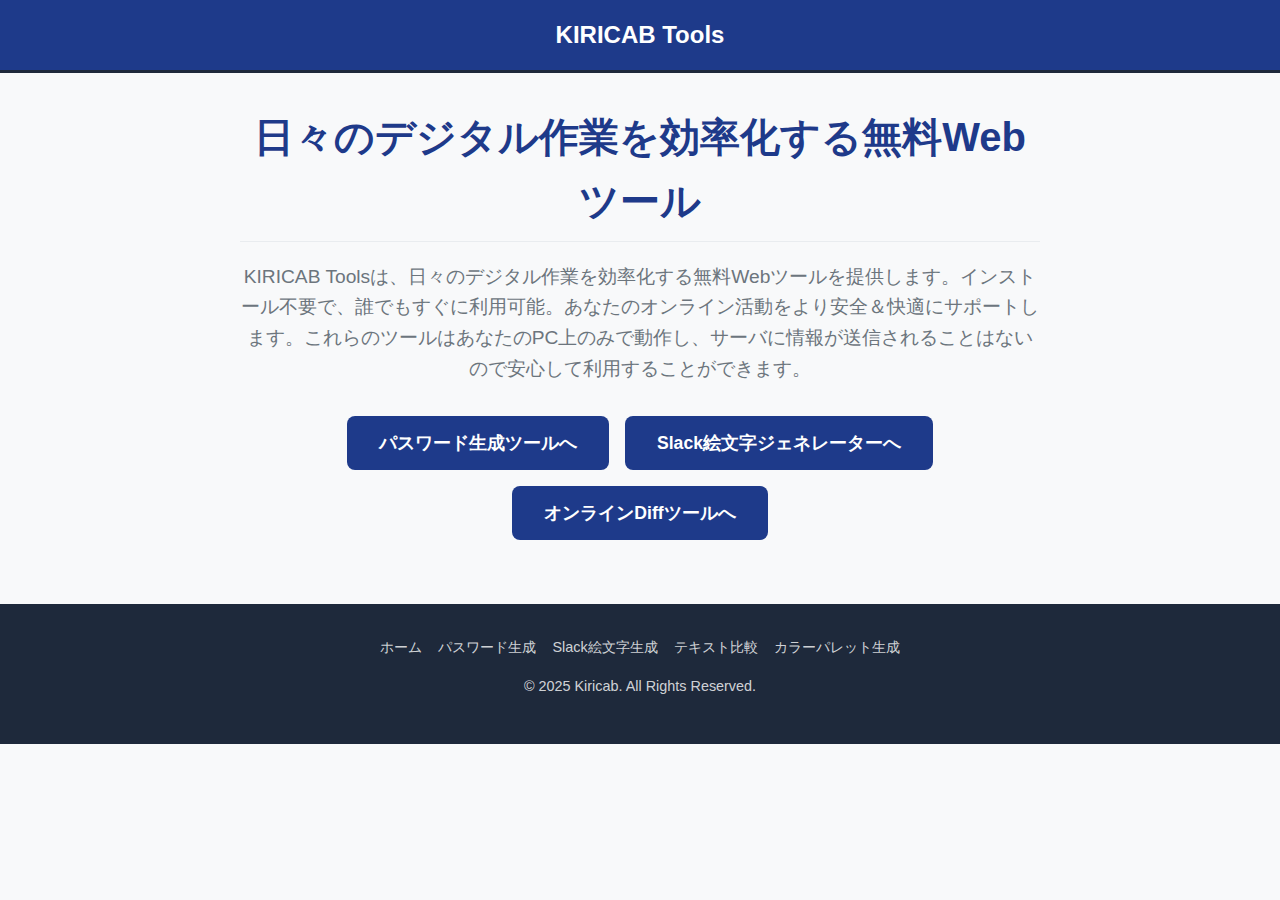
<file: index.html>
<!DOCTYPE html>
<html lang="ja">
<head>
    <meta charset="UTF-8">
    <meta name="viewport" content="width=device-width, initial-scale=1.0">
    <title>KIRICAB Tools - 日々のデジタル作業を効率化する無料Webツール</title>
    <meta name="description" content="KIRICAB Toolsは、安全なパスワード生成、Slack絵文字作成、テキスト比較（Diff Checker）など、日々のデジタル作業を効率化する無料Webツールを提供します。インストール不要で、誰でもすぐに利用可能。あなたのオンライン活動をより安全＆快適にサポートします。">
    
    <!-- パスワード生成ツールと同じファビコンを使い、ブランドを統一 -->
    <link rel="icon" href="data:image/svg+xml,<svg xmlns='http://www.w3.org/2000/svg' viewBox='0 0 100 100'><title>KIRICAB Icon</title><rect width='100' height='100' rx='20' fill='%231e3a8a'/><path fill='%23ffffff' d='M25 20 H40 V42.5 L68 20 H80 L50 50 L80 80 H68 L40 57.5 V80 H25 V20 Z'/></svg>">
    <link rel="stylesheet" href="common/style.css">

    <style>
        /* ページ専用のスタイルをここに直接記述 */
        .container {
            max-width: 800px;
            margin: 0 auto;
            padding: 2rem;
            text-align: center;
            flex-grow: 1;
            display: flex;
            flex-direction: column;
            justify-content: center;
        }
        header {
            background-color: var(--primary-color);
            color: var(--text-color-light);
            padding: 1rem 0;
            text-align: center;
        }
        header h1 {
            margin: 0;
            font-size: 1.5rem;
        }
        .hero h2 {
            font-size: 2.5rem;
            color: var(--primary-color);
            margin-bottom: 0.5rem;
        }
        .hero p {
            font-size: 1.2rem;
            color: var(--gray-text-color);
            margin-bottom: 2rem;
        }
        .button-group {
            display: flex;
            flex-wrap: wrap;
            justify-content: center;
            gap: 1rem; /* ボタン間のスペース */
            margin-top: 2rem;
        }
        .cta-button {
            display: inline-block;
            background-color: var(--primary-color);
            color: var(--text-color-light);
            padding: 0.8rem 2rem;
            border-radius: var(--border-radius);
            text-decoration: none;
            font-size: 1.1rem;
            font-weight: bold;
            transition: background-color 0.2s ease;
            white-space: nowrap; /* ボタン内のテキストが改行されないようにする */
        }
        .cta-button:hover {
            background-color: var(--primary-color-dark);
        }
    </style>
    <!-- Google AdSense-->
    <script async src="https://pagead2.googlesyndication.com/pagead/js/adsbygoogle.js?client=ca-pub-8141179596557780"
     crossorigin="anonymous"></script>
    <meta name="google-adsense-account" content="ca-pub-8141179596557780">
    <!-- Google tag (gtag.js) -->
    <script async src="https://www.googletagmanager.com/gtag/js?id=G-CN3KBWSXRE"></script>
    <script>
        window.dataLayer = window.dataLayer || [];
        function gtag(){dataLayer.push(arguments);}
        gtag('js', new Date());

        gtag('config', 'G-CN3KBWSXRE');
    </script>
</head>
<body>

    <header>
        <h1>KIRICAB Tools</h1>
    </header>

    <main class="container">
        <div class="hero">
            <h2>日々のデジタル作業を効率化する無料Webツール</h2>
            <p>
                KIRICAB Toolsは、日々のデジタル作業を効率化する無料Webツールを提供します。インストール不要で、誰でもすぐに利用可能。あなたのオンライン活動をより安全＆快適にサポートします。これらのツールはあなたのPC上のみで動作し、サーバに情報が送信されることはないので安心して利用することができます。
            </p>
            <div class="button-group">
                <a href="./passgen/index.html" class="cta-button">
                    パスワード生成ツールへ
                </a>
                <a href="./slackemojigen/index.html" class="cta-button">
                    Slack絵文字ジェネレーターへ
                </a>
                <a href="./diff/index.html" class="cta-button">
                    オンラインDiffツールへ
                </a>
            </div>
        </div>
    </main>

    <footer>
        <div class="footer-links">
                <a href="../index.html">ホーム</a>
                <a href="../passgen/index.html">パスワード生成</a>
                <a href="../slackemojigen/index.html">Slack絵文字生成</a>
                <a href="../diff/index.html">テキスト比較</a>
                <a href="../colorpallet/index.html">カラーパレット生成</a>
        </div>
        <p>&copy; 2025 Kiricab. All Rights Reserved.</p>
    </footer>

</body>
</html>
</file>
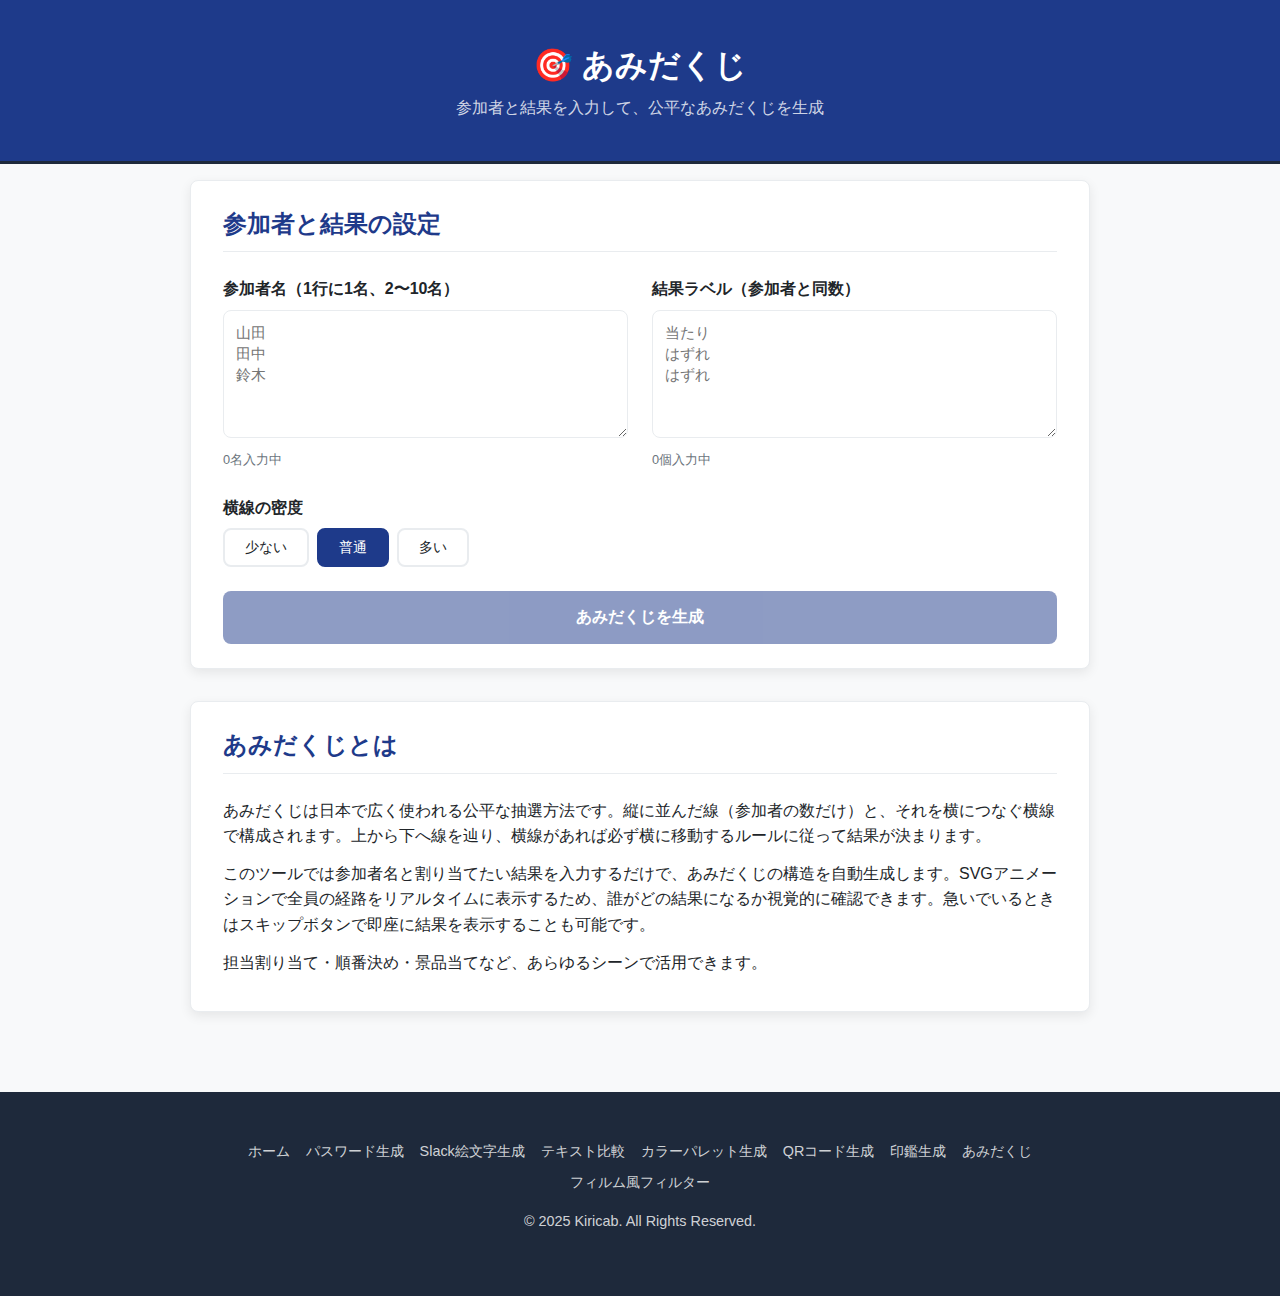
<file: amida/index.html>
<!DOCTYPE html>
<html lang="ja">
<head>
    <meta charset="UTF-8">
    <meta name="viewport" content="width=device-width, initial-scale=1.0">
    <title>あみだくじ | 公平なランダム抽選をブラウザで | KIRICAB Tools</title>
    <meta name="description" content="参加者名と結果を入力するだけで、公平なあみだくじを自動生成。SVGアニメーションで経路をリアルタイム表示。インストール不要、ブラウザ完結。">
    <!-- OGP -->
    <meta property="og:type" content="website">
    <meta property="og:url" content="https://kiricab.github.io/amida/">
    <meta property="og:title" content="あみだくじ | 公平なランダム抽選をブラウザで | KIRICAB Tools">
    <meta property="og:description" content="参加者名と結果を入力するだけで、公平なあみだくじを自動生成。SVGアニメーションで経路をリアルタイム表示。">
    <meta property="og:site_name" content="KIRICAB Tools">
    <meta property="og:locale" content="ja_JP">
    <!-- Twitter Card -->
    <meta name="twitter:card" content="summary">
    <meta name="twitter:title" content="あみだくじ | KIRICAB Tools">
    <meta name="twitter:description" content="参加者名と結果を入力するだけで、公平なあみだくじを自動生成。">
    <!-- Canonical -->
    <link rel="canonical" href="https://kiricab.github.io/amida/">
    <link rel="icon" href="../common/favicon.svg">
    <link rel="stylesheet" href="../common/style.css">
    <link rel="stylesheet" href="style.css">
    <!-- Google AdSense -->
    <script async src="https://pagead2.googlesyndication.com/pagead/js/adsbygoogle.js?client=ca-pub-8141179596557780" crossorigin="anonymous"></script>
    <meta name="google-adsense-account" content="ca-pub-8141179596557780">
    <!-- Google tag (gtag.js) -->
    <script async src="https://www.googletagmanager.com/gtag/js?id=G-CN3KBWSXRE"></script>
    <script>
        window.dataLayer = window.dataLayer || [];
        function gtag(){dataLayer.push(arguments);}
        gtag('js', new Date());
        gtag('config', 'G-CN3KBWSXRE');
    </script>
</head>
<body>
    <header>
        <div class="container">
            <h1>🎯 あみだくじ</h1>
            <p>参加者と結果を入力して、公平なあみだくじを生成</p>
        </div>
    </header>

    <main class="container">
        <!-- 入力セクション -->
        <section class="settings-card" id="input-section">
            <h2>参加者と結果の設定</h2>
            <div class="input-grid">
                <div class="input-group">
                    <label for="participants-input">参加者名（1行に1名、2〜10名）</label>
                    <textarea id="participants-input" rows="6" placeholder="山田&#10;田中&#10;鈴木"></textarea>
                    <p class="input-hint" id="participants-count">0名入力中</p>
                </div>
                <div class="input-group">
                    <label for="results-input">結果ラベル（参加者と同数）</label>
                    <textarea id="results-input" rows="6" placeholder="当たり&#10;はずれ&#10;はずれ"></textarea>
                    <p class="input-hint" id="results-count">0個入力中</p>
                </div>
            </div>
            <div class="density-group">
                <label>横線の密度</label>
                <div class="density-options">
                    <button class="density-btn" data-density="low">少ない</button>
                    <button class="density-btn active" data-density="medium">普通</button>
                    <button class="density-btn" data-density="high">多い</button>
                </div>
            </div>
            <p id="input-error" class="error-msg" role="alert" hidden></p>
            <button id="generate-btn" disabled>あみだくじを生成</button>
        </section>

        <!-- あみだ図セクション -->
        <section class="results-card" id="amida-section" hidden>
            <div class="amida-header">
                <h2>あみだくじ</h2>
                <div class="amida-controls">
                    <button id="start-btn">スタート</button>
                    <button id="skip-btn" disabled>スキップ</button>
                    <button id="copy-url-btn" disabled>URLをコピー</button>
                    <button id="retry-btn">やり直す</button>
                </div>
            </div>
            <div class="amida-scroll-wrapper">
                <div class="amida-container" id="amida-container">
                    <svg id="amida-svg" xmlns="http://www.w3.org/2000/svg" role="img" focusable="false" aria-label="あみだくじの図"></svg>
                </div>
            </div>
        </section>

        <!-- 結果一覧セクション -->
        <section class="results-card" id="result-list-section" hidden>
            <h2>結果一覧</h2>
            <ul id="result-list" class="result-list"></ul>
        </section>

        <!-- SEOコンテンツ -->
        <section class="seo-content">
            <h2>あみだくじとは</h2>
            <p>あみだくじは日本で広く使われる公平な抽選方法です。縦に並んだ線（参加者の数だけ）と、それを横につなぐ横線で構成されます。上から下へ線を辿り、横線があれば必ず横に移動するルールに従って結果が決まります。</p>
            <p>このツールでは参加者名と割り当てたい結果を入力するだけで、あみだくじの構造を自動生成します。SVGアニメーションで全員の経路をリアルタイムに表示するため、誰がどの結果になるか視覚的に確認できます。急いでいるときはスキップボタンで即座に結果を表示することも可能です。</p>
            <p>担当割り当て・順番決め・景品当てなど、あらゆるシーンで活用できます。</p>
        </section>
    </main>

    <footer>
        <div class="container">
            <div class="footer-links">
                <a href="../index.html">ホーム</a>
                <a href="../passgen/index.html">パスワード生成</a>
                <a href="../slackemojigen/index.html">Slack絵文字生成</a>
                <a href="../diff/index.html">テキスト比較</a>
                <a href="../colorpallet/index.html">カラーパレット生成</a>
                <a href="../qrgen/index.html">QRコード生成</a>
                <a href="../sealgen/index.html">印鑑生成</a>
                <a href="../amida/index.html">あみだくじ</a>
                <a href="../filmfilter/index.html">フィルム風フィルター</a>
            </div>
            <p>&copy; 2025 Kiricab. All Rights Reserved.</p>
        </div>
    </footer>

    <script src="script.js"></script>
    <script type="application/ld+json">
    {
      "@context": "https://schema.org",
      "@type": "WebApplication",
      "name": "あみだくじ",
      "url": "https://kiricab.github.io/amida/",
      "description": "参加者名と結果を入力するだけで、公平なあみだくじを自動生成。SVGアニメーションで経路をリアルタイム表示。",
      "applicationCategory": "UtilitiesApplication",
      "operatingSystem": "All",
      "inLanguage": "ja",
      "offers": { "@type": "Offer", "price": "0", "priceCurrency": "JPY" },
      "isPartOf": { "@type": "WebSite", "name": "KIRICAB Tools", "url": "https://kiricab.github.io/" }
    }
    </script>
</body>
</html>
</file>
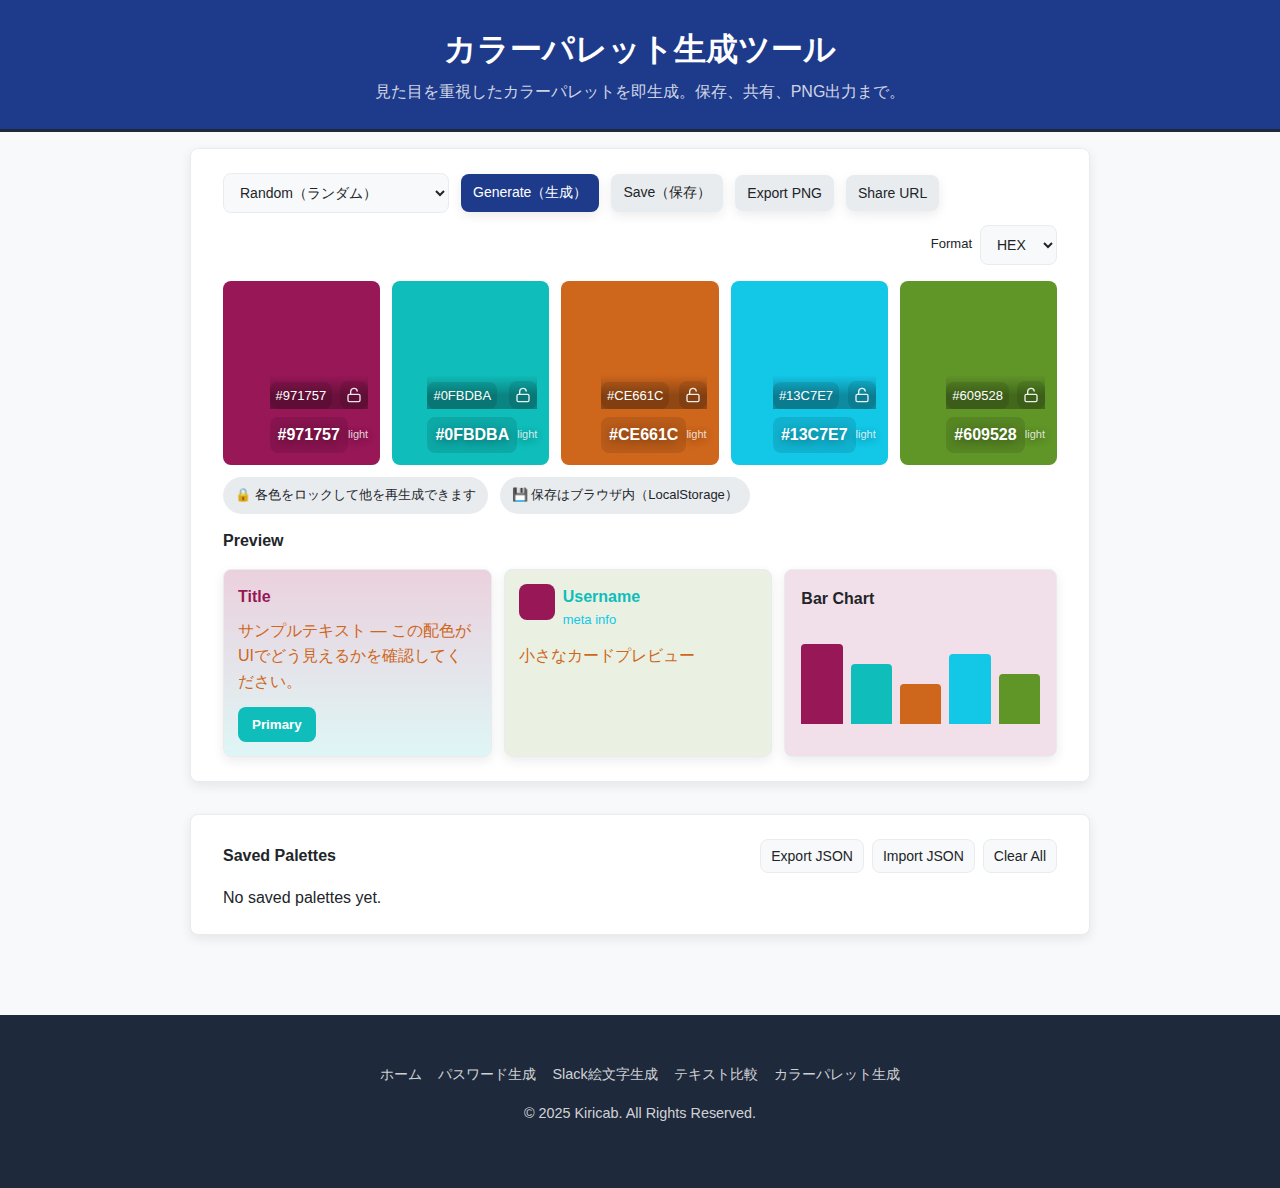
<file: colorpallet/index.html>
<!doctype html>
<html lang="ja">

<head>
    <meta charset="UTF-8">
    <meta name="viewport" content="width=device-width, initial-scale=1.0">
    <title>カラーパレット生成ツール | デザインを補助する調和の取れた配色を提案</title>
    <meta name="description" content="カラーパレット生成ツールは、見た目を重視したカラーパレットを即座に生成する無料Webツールです。保存、共有、PNG出力まで対応。">

    <link rel="icon"
        href="../data:image/svg+xml,<svg xmlns='http://www.w3.org/2000/svg' viewBox='0 0 100 100'><title>KIRICAB Icon</title><rect width='100' height='100' rx='20' fill='%231e3a8a'/><path fill='%23ffffff' d='M25 20 H40 V42.5 L68 20 H80 L50 50 L80 80 H68 L40 57.5 V80 H25 V20 Z'/></svg>">
    <link rel="stylesheet" href="../common/style.css">
    <link rel="stylesheet" href="style.css">

    <!-- Google AdSense-->
    <script async src="https://pagead2.googlesyndication.com/pagead/js/adsbygoogle.js?client=ca-pub-8141179596557780"
        crossorigin="anonymous"></script>
    <meta name="google-adsense-account" content="ca-pub-8141179596557780">
    <!-- Google tag (gtag.js) -->
    <script async src="https://www.googletagmanager.com/gtag/js?id=G-CN3KBWSXRE"></script>
    <script>
        window.dataLayer = window.dataLayer || [];
        function gtag() { dataLayer.push(arguments); }
        gtag('js', new Date());

        gtag('config', 'G-CN3KBWSXRE');
    </script>
</head>

<body>
    <header>
        <h1>カラーパレット生成ツール</h1>
        <p>見た目を重視したカラーパレットを即生成。保存、共有、PNG出力まで。</p>
    </header>

    <main class="container">
        <section class="settings-card">
            <div class="controls">
                <select id="harmony" class="select" title="配色方式">
                    <option value="random">Random（ランダム）</option>
                    <option value="analogous">Analogous（類似色）</option>
                    <option value="complementary">Complementary（補色）</option>
                    <option value="triadic">Triadic（3色ハーモニー）</option>
                    <option value="monochrome">Monochrome（単一トーン）</option>
                </select>

                <button id="generateBtn" class="btn">Generate（生成）</button>
                <button id="saveBtn" class="btn secondary">Save（保存）</button>
                <button id="exportPNG" class="btn secondary">Export PNG</button>
                <button id="shareBtn" class="btn secondary">Share URL</button>

                <div style="margin-left:auto;display:flex;gap:8px;align-items:center">
                    <label style="font-size:13px;color:var(--muted);">Format</label>
                    <select id="fmt" class="select">
                        <option value="hex">HEX</option>
                        <option value="rgb">RGB</option>
                        <option value="hsl">HSL</option>
                    </select>
                </div>
            </div>

            <div id="palette" class="palette" aria-live="polite"></div>

            <div class="controls-row">
                <span class="chip">🔒 各色をロックして他を再生成できます</span>
                <span class="chip">💾 保存はブラウザ内（LocalStorage）</span>
            </div>

            <div style="margin-top:14px">
                <strong style="color:var(--muted)">Preview</strong>
                <div class="previewCards">
                    <div class="preview" id="previewArea">
                        <div class="card-preview" id="previewCard">
                            <div style="font-weight:700;margin-bottom:8px" id="previewTitle">Title</div>
                            <div style="margin-bottom:12px;color:var(--muted)" id="previewText">サンプルテキスト —
                                この配色がUIでどう見えるかを確認してください。</div>
                            <button class="btn-sample" id="previewButton">Primary</button>
                        </div>
                        <div class="card-preview" id="previewCard2">
                            <div style="display:flex;gap:8px;">
                                <div style="width:36px;height:36px;border-radius:8px" id="previewAvatar"></div>
                                <div>
                                    <div style="font-weight:700" id="previewName">Username</div>
                                    <div style="color:var(--muted);font-size:13px" id="previewMeta">meta info</div>
                                </div>
                            </div>
                            <div style="margin-top:12px;color:var(--muted)" id="previewDesc">小さなカードプレビュー</div>
                        </div>
                        <div class="bar-chart-preview" id="previewBarChart">
                            <div style="font-weight:700;margin-bottom:8px;color:var(--muted)" id="previewBarTitle">Bar
                                Chart</div>
                            <div class="bar-chart-container">
                                <div class="bar" id="bar1"></div>
                                <div class="bar" id="bar2"></div>
                                <div class="bar" id="bar3"></div>
                                <div class="bar" id="bar4"></div>
                                <div class="bar" id="bar5"></div>
                            </div>
                        </div>
                    </div>
                </div>
            </div>
        </section>

        <section class="settings-card">
            <div style="display:flex;justify-content:space-between;align-items:center">
                <strong>Saved Palettes</strong>
                <div style="display:flex;gap:8px">
                    <button id="exportJSON" class="small">Export JSON</button>
                    <input id="importFile" type="file" accept="application/json" style="display:none" />
                    <button id="importBtn" class="small">Import JSON</button>
                    <button id="clearAll" class="small">Clear All</button>
                </div>
            </div>

            <div id="savedList" class="saved-list"></div>
        </section>
    </main>

    <footer>
        <div class="container">
            <div class="footer-links">
                <a href="../index.html">ホーム</a>
                <a href="../passgen/index.html">パスワード生成</a>
                <a href="../slackemojigen/index.html">Slack絵文字生成</a>
                <a href="../diff/index.html">テキスト比較</a>
                <a href="../colorpallet/index.html">カラーパレット生成</a>
            </div>
            <p>&copy; 2025 Kiricab. All Rights Reserved.</p>
        </div>
    </footer>

    <script src="script.js"></script>
</body>

</html>
</file>
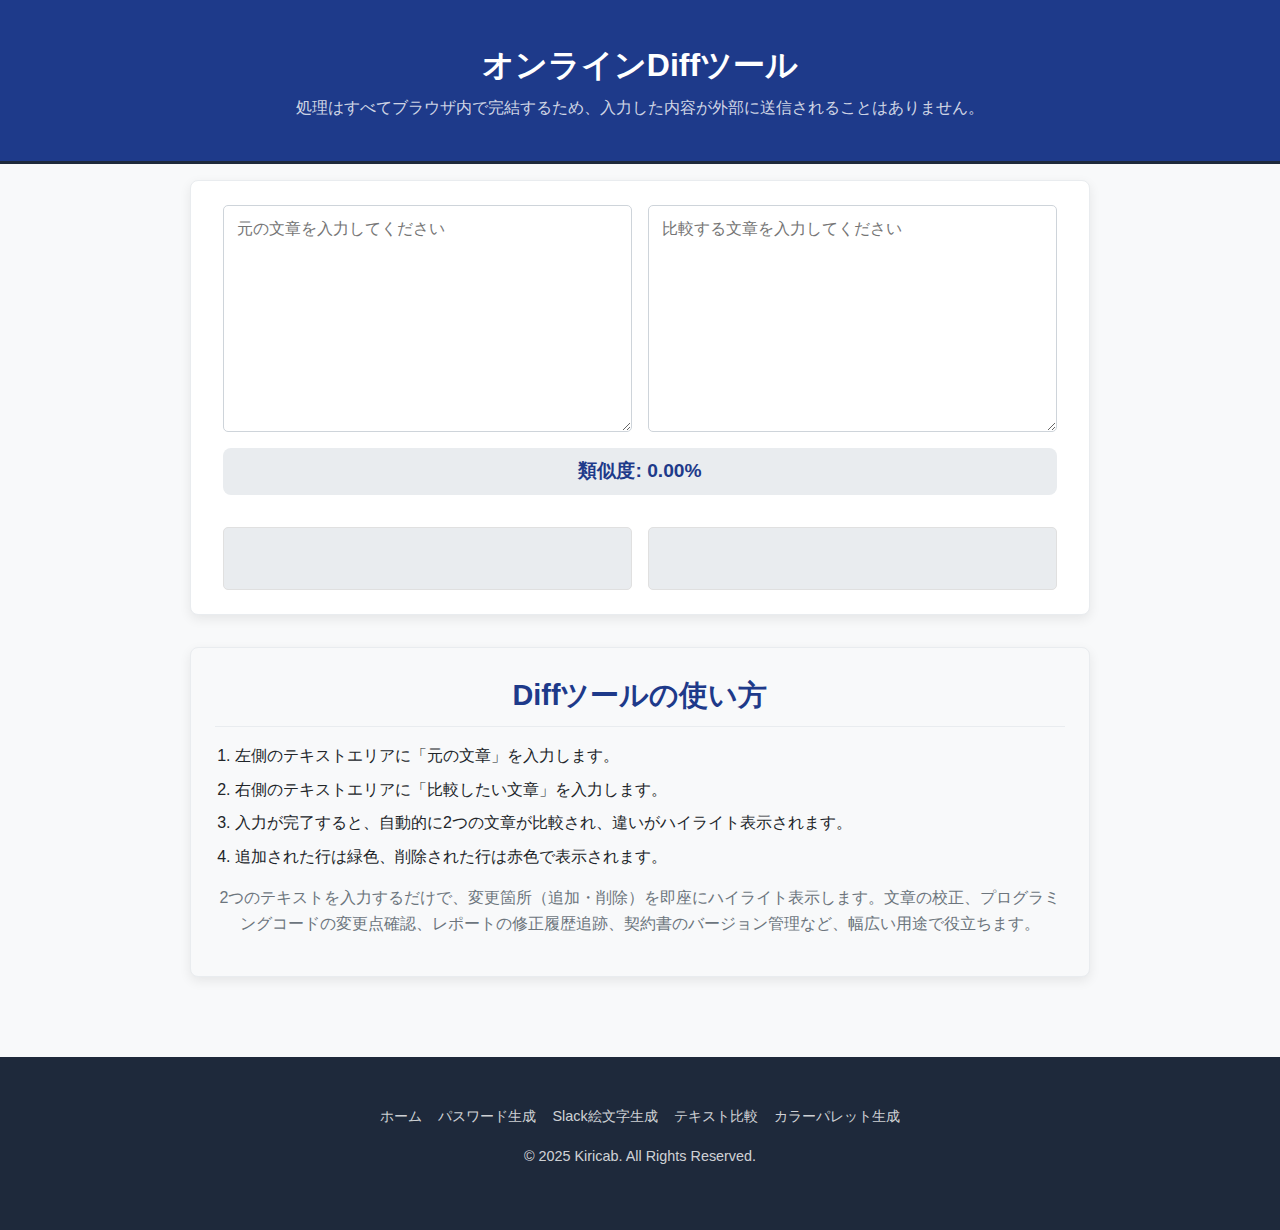
<file: diff/index.html>
<!DOCTYPE html>
<html lang="ja">
<head>
    <meta charset="UTF-8">
    <meta name="viewport" content="width=device-width, initial-scale=1.0">
    <title>オンラインDiffツール | テキスト・文章の比較と差分チェック</title>
    <meta name="description" content="2つのテキストや文章をオンラインで比較し、違い（差分）を瞬時にハイライト表示する無料のDiffツールです。コードレビューやレポートの校正作業を効率化します。インストール不要、ブラウザだけで安全にご利用いただけます。">
    <!-- パスワード生成ツールと同じファビコンを使い、ブランドを統一 -->
    <link rel="icon" href="data:image/svg+xml,<svg xmlns='http://www.w3.org/2000/svg' viewBox='0 0 100 100'><title>KIRICAB Icon</title><rect width='100' height='100' rx='20' fill='%231e3a8a'/><path fill='%23ffffff' d='M25 20 H40 V42.5 L68 20 H80 L50 50 L80 80 H68 L40 57.5 V80 H25 V20 Z'/></svg>">
    <link rel="stylesheet" href="../common/style.css">
    <link rel="stylesheet" href="style.css">
    <!-- Google AdSense-->
    <script async src="https://pagead2.googlesyndication.com/pagead/js/adsbygoogle.js?client=ca-pub-8141179596557780"
     crossorigin="anonymous"></script>
    <meta name="google-adsense-account" content="ca-pub-8141179596557780">
    <!-- Google tag (gtag.js) -->
    <script async src="https://www.googletagmanager.com/gtag/js?id=G-CN3KBWSXRE"></script>
    <script>
        window.dataLayer = window.dataLayer || [];
        function gtag(){dataLayer.push(arguments);}
        gtag('js', new Date());

        gtag('config', 'G-CN3KBWSXRE');
    </script>
</head>
<body>
    <header>
        <div class="container">
            <h1>オンラインDiffツール</h1>
            <p>処理はすべてブラウザ内で完結するため、入力した内容が外部に送信されることはありません。</p>
        </div>
    </header>

    <main class="container">
        <section class="diff-section">
            <div class="input-group">
                <textarea id="text1" placeholder="元の文章を入力してください"></textarea>
                <textarea id="text2" placeholder="比較する文章を入力してください"></textarea>
            </div>
            <div id="similarityOutput" class="similarity-output"></div>
            <div class="diff-output-container">
                <div id="diffOutput1" class="diff-output"></div>
                <div id="diffOutput2" class="diff-output"></div>
            </div>
        </section>

        <section class="how-to-use">
            <h2>Diffツールの使い方</h2>
            <ol>
                <li>左側のテキストエリアに「元の文章」を入力します。</li>
                <li>右側のテキストエリアに「比較したい文章」を入力します。</li>
                <li>入力が完了すると、自動的に2つの文章が比較され、違いがハイライト表示されます。</li>
                <li>追加された行は緑色、削除された行は赤色で表示されます。</li>
            </ol>
            <p>2つのテキストを入力するだけで、変更箇所（追加・削除）を即座にハイライト表示します。文章の校正、プログラミングコードの変更点確認、レポートの修正履歴追跡、契約書のバージョン管理など、幅広い用途で役立ちます。</p>
        </section>
    </main>

    <footer>
        <div class="container">
            <div class="footer-links">
                <a href="../index.html">ホーム</a>
                <a href="../passgen/index.html">パスワード生成</a>
                <a href="../slackemojigen/index.html">Slack絵文字生成</a>
                <a href="../diff/index.html">テキスト比較</a>
                <a href="../colorpallet/index.html">カラーパレット生成</a>
            </div>
            <p>&copy; 2025 Kiricab. All Rights Reserved.</p>
        </div>
    </footer>

    <script src="script.js"></script>
</body>
</html>
</file>
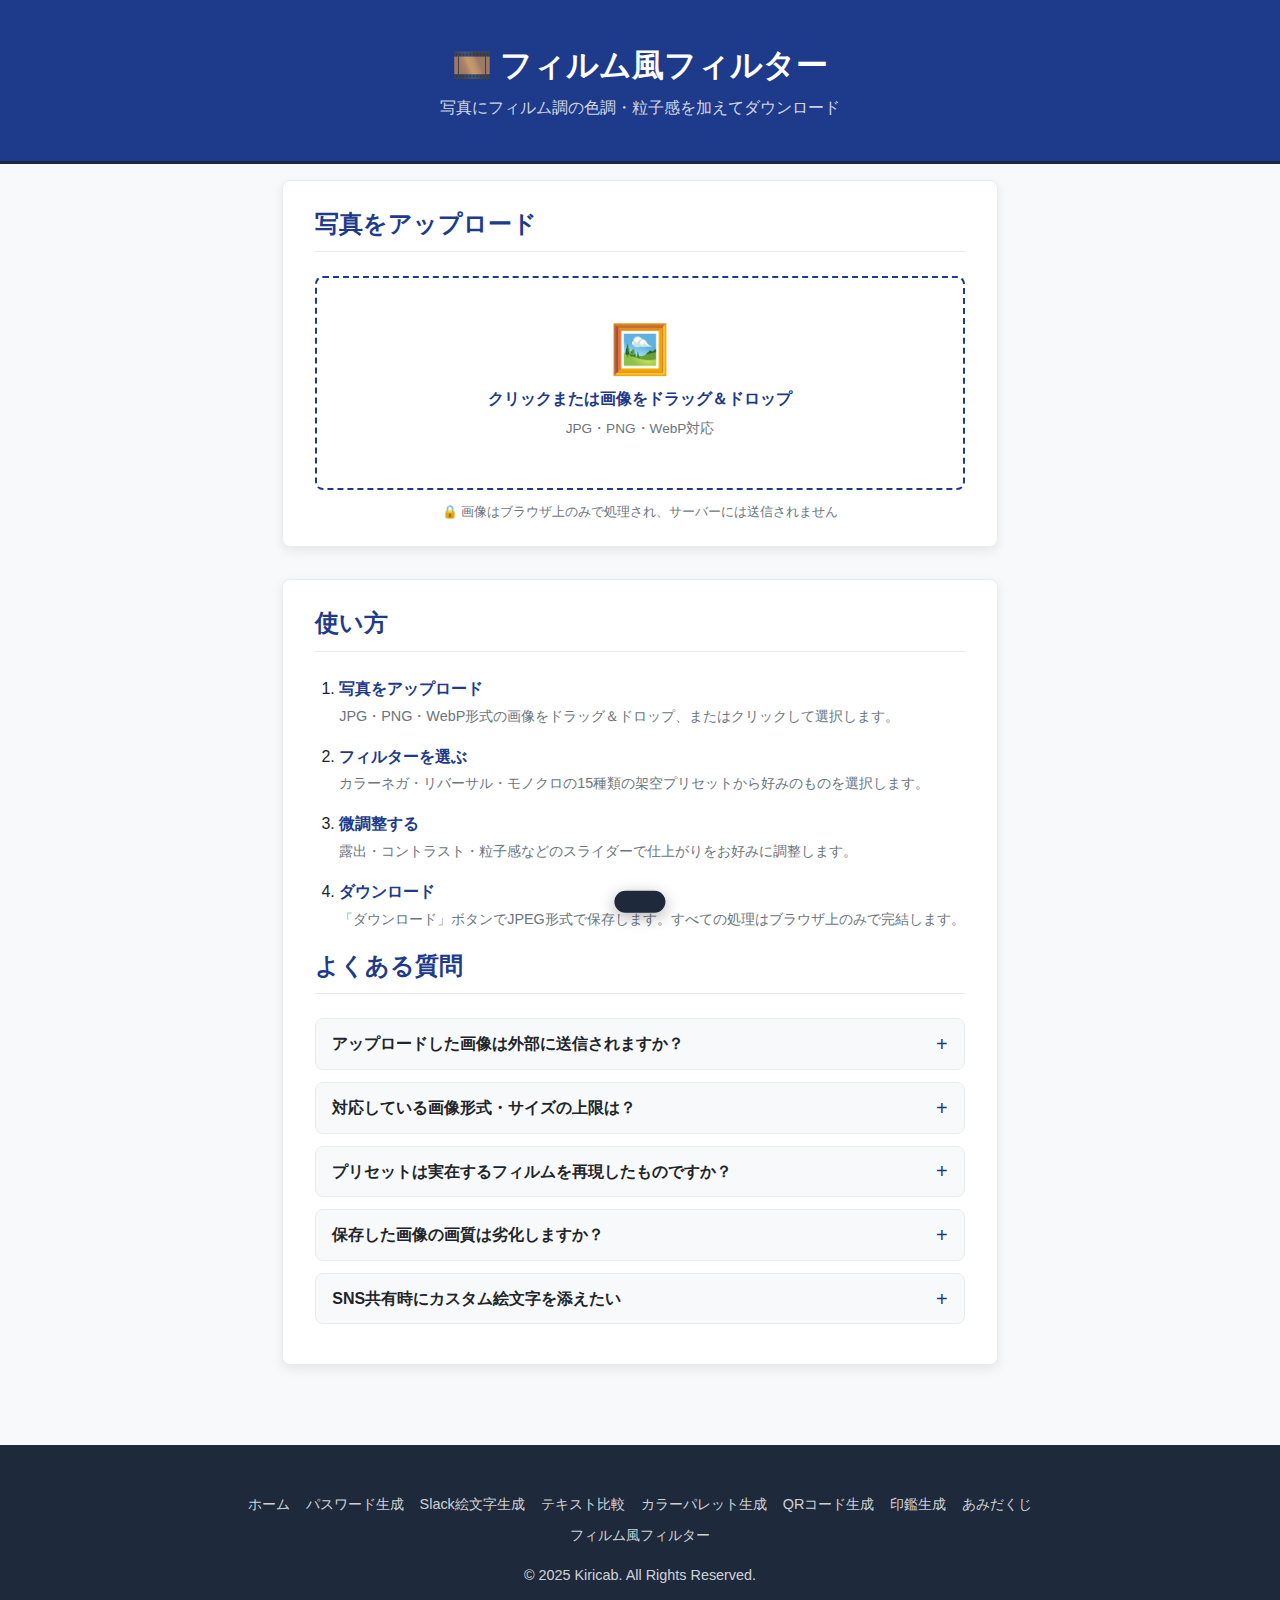
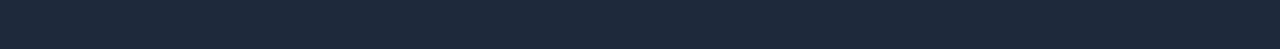
<file: filmfilter/index.html>
<!DOCTYPE html>
<html lang="ja">
<head>
    <meta charset="UTF-8">
    <meta name="viewport" content="width=device-width, initial-scale=1.0">
    <title>フィルム風フィルター | 写真をレトロな質感に変換 | KIRICAB Tools</title>
    <meta name="description" content="デジタル写真をアップロードするだけで、かつての名作フィルムをモチーフにした架空プリセット15種を適用。粒子感・ビネット・色調を微調整してダウンロードできる無料ツール。">

    <!-- OGP -->
    <meta property="og:type" content="website">
    <meta property="og:url" content="https://kiricab.github.io/filmfilter/">
    <meta property="og:title" content="フィルム風フィルター | 写真をレトロな質感に変換 | KIRICAB Tools">
    <meta property="og:description" content="デジタル写真にフィルム調のフィルターをかけられる無料ツール。15種のプリセットと10種の微調整スライダーで自分だけの仕上がりに。">
    <meta property="og:site_name" content="KIRICAB Tools">
    <meta property="og:locale" content="ja_JP">
    <meta property="og:image" content="https://kiricab.github.io/common/og-image.svg">
    <meta property="og:image:width" content="1200">
    <meta property="og:image:height" content="630">
    <!-- Twitter Card -->
    <meta name="twitter:card" content="summary_large_image">
    <meta name="twitter:title" content="フィルム風フィルター | 写真をレトロな質感に変換 | KIRICAB Tools">
    <meta name="twitter:description" content="デジタル写真にフィルム調のフィルターをかけられる無料ツール。15種のプリセットと10種の微調整スライダーで自分だけの仕上がりに。">
    <meta name="twitter:image" content="https://kiricab.github.io/common/og-image.svg">
    <!-- Canonical -->
    <link rel="canonical" href="https://kiricab.github.io/filmfilter/">

    <link rel="icon" href="../common/favicon.svg">
    <link rel="preconnect" href="https://www.googletagmanager.com">
    <link rel="preconnect" href="https://pagead2.googlesyndication.com">
    <link rel="stylesheet" href="../common/style.css">
    <link rel="stylesheet" href="style.css">

    <!-- Google AdSense -->
    <script async src="https://pagead2.googlesyndication.com/pagead/js/adsbygoogle.js?client=ca-pub-8141179596557780"
     crossorigin="anonymous"></script>
    <meta name="google-adsense-account" content="ca-pub-8141179596557780">
    <!-- Google tag (gtag.js) -->
    <script async src="https://www.googletagmanager.com/gtag/js?id=G-CN3KBWSXRE"></script>
    <script>
        window.dataLayer = window.dataLayer || [];
        function gtag(){dataLayer.push(arguments);}
        gtag('js', new Date());
        gtag('config', 'G-CN3KBWSXRE');
    </script>
</head>
<body>

    <header>
        <div class="container">
            <h1>🎞️ フィルム風フィルター</h1>
            <p>写真にフィルム調の色調・粒子感を加えてダウンロード</p>
        </div>
    </header>

    <main class="container">

        <!-- アップロードエリア -->
        <section class="settings-card" id="upload-section">
            <h2>写真をアップロード</h2>
            <div class="upload-area" id="upload-area" role="button" tabindex="0" aria-label="クリックまたはドラッグで画像をアップロード">
                <div class="upload-icon">🖼️</div>
                <p class="upload-text">クリックまたは画像をドラッグ＆ドロップ</p>
                <p class="upload-hint">JPG・PNG・WebP対応</p>
                <input type="file" id="file-input" accept="image/jpeg,image/png,image/webp" aria-label="画像ファイルを選択">
            </div>
            <p class="privacy-note">🔒 画像はブラウザ上のみで処理され、サーバーには送信されません</p>
        </section>

        <!-- プレビュー領域 -->
        <section class="results-card" id="preview-section" hidden>
            <div class="preview-header">
                <h2>プレビュー</h2>
                <div class="compare-mode-btns">
                    <button class="compare-btn active" id="btn-slide" aria-pressed="true">スライド比較</button>
                    <button class="compare-btn" id="btn-toggle" aria-pressed="false">切替比較</button>
                </div>
            </div>

            <!-- スライド比較モード -->
            <div class="preview-canvas-wrap" id="slide-wrap">
                <canvas id="preview-canvas" aria-label="フィルター適用プレビュー"></canvas>
                <div class="slider-handle" id="slider-handle" role="slider" aria-label="比較スライダー" aria-valuemin="0" aria-valuemax="100" aria-valuenow="50">
                    <div class="slider-line"></div>
                    <div class="slider-knob">⇔</div>
                </div>
                <span class="label-before">BEFORE</span>
                <span class="label-after">AFTER</span>
            </div>

            <!-- トグルモード -->
            <div class="preview-canvas-wrap" id="toggle-wrap" hidden>
                <canvas id="toggle-canvas" aria-label="フィルター適用プレビュー（トグルモード）"></canvas>
            </div>

            <div class="preview-controls">
                <button id="btn-show-original" class="btn-secondary" hidden>元画像を表示（長押し）</button>
                <button id="btn-change-image" class="btn-secondary">別の画像を選ぶ</button>
            </div>
        </section>

        <!-- 処理中スピナー -->
        <div class="spinner-overlay" id="spinner" hidden aria-live="polite" aria-label="処理中">
            <div class="spinner"></div>
            <p>処理中...</p>
        </div>

        <!-- フィルター選択エリア -->
        <section class="settings-card" id="filter-section" hidden>
            <h2>フィルター選択</h2>
            <div class="category-tabs">
                <button class="tab-btn active" data-category="color-negative">カラーネガ</button>
                <button class="tab-btn" data-category="reversal">リバーサル</button>
                <button class="tab-btn" data-category="monochrome">モノクロ</button>
            </div>
            <div class="preset-grid" id="preset-grid" role="radiogroup" aria-label="フィルタープリセット選択"></div>
        </section>

        <!-- 微調整パネル -->
        <section class="settings-card" id="adjust-section" hidden>
            <div class="adjust-header">
                <h2>微調整</h2>
                <button class="collapse-btn" id="collapse-btn" aria-expanded="true" aria-controls="adjust-body">折りたたむ ▲</button>
            </div>
            <div class="adjust-body" id="adjust-body">
                <div class="sliders-grid">
                    <div class="slider-item">
                        <label for="sl-exposure">露出</label>
                        <input type="range" id="sl-exposure" min="-100" max="100" value="0" aria-valuemin="-100" aria-valuemax="100">
                        <span class="slider-val" id="val-exposure">0</span>
                    </div>
                    <div class="slider-item">
                        <label for="sl-contrast">コントラスト</label>
                        <input type="range" id="sl-contrast" min="-100" max="100" value="0" aria-valuemin="-100" aria-valuemax="100">
                        <span class="slider-val" id="val-contrast">0</span>
                    </div>
                    <div class="slider-item">
                        <label for="sl-saturation">彩度</label>
                        <input type="range" id="sl-saturation" min="-100" max="100" value="0" aria-valuemin="-100" aria-valuemax="100">
                        <span class="slider-val" id="val-saturation">0</span>
                    </div>
                    <div class="slider-item">
                        <label for="sl-temperature">色温度</label>
                        <input type="range" id="sl-temperature" min="-100" max="100" value="0" aria-valuemin="-100" aria-valuemax="100">
                        <span class="slider-val" id="val-temperature">0</span>
                    </div>
                    <div class="slider-item">
                        <label for="sl-tint">色被り</label>
                        <input type="range" id="sl-tint" min="-100" max="100" value="0" aria-valuemin="-100" aria-valuemax="100">
                        <span class="slider-val" id="val-tint">0</span>
                    </div>
                    <div class="slider-item">
                        <label for="sl-highlights">ハイライト</label>
                        <input type="range" id="sl-highlights" min="-100" max="100" value="0" aria-valuemin="-100" aria-valuemax="100">
                        <span class="slider-val" id="val-highlights">0</span>
                    </div>
                    <div class="slider-item">
                        <label for="sl-shadows">シャドウ</label>
                        <input type="range" id="sl-shadows" min="-100" max="100" value="0" aria-valuemin="-100" aria-valuemax="100">
                        <span class="slider-val" id="val-shadows">0</span>
                    </div>
                    <div class="slider-item">
                        <label for="sl-grain">粒子感</label>
                        <input type="range" id="sl-grain" min="0" max="100" value="0" aria-valuemin="0" aria-valuemax="100">
                        <span class="slider-val" id="val-grain">0</span>
                    </div>
                    <div class="slider-item">
                        <label for="sl-vignette">ビネット</label>
                        <input type="range" id="sl-vignette" min="0" max="100" value="0" aria-valuemin="0" aria-valuemax="100">
                        <span class="slider-val" id="val-vignette">0</span>
                    </div>
                    <div class="slider-item">
                        <label for="sl-strength">フィルター強度</label>
                        <input type="range" id="sl-strength" min="0" max="100" value="100" aria-valuemin="0" aria-valuemax="100">
                        <span class="slider-val" id="val-strength">100</span>
                    </div>
                </div>
                <button class="btn-secondary" id="reset-sliders-btn">スライダーをリセット</button>
            </div>
        </section>

        <!-- アクションボタン -->
        <section class="settings-card action-section" id="action-section" hidden>
            <button class="btn-primary" id="download-btn">💾 ダウンロード</button>
            <button class="btn-secondary" id="reset-btn">リセット</button>
        </section>

        <!-- 使い方 -->
        <section class="how-to-use seo-content">
            <h2>使い方</h2>
            <ol class="how-to-list">
                <li>
                    <strong>写真をアップロード</strong>
                    <p>JPG・PNG・WebP形式の画像をドラッグ＆ドロップ、またはクリックして選択します。</p>
                </li>
                <li>
                    <strong>フィルターを選ぶ</strong>
                    <p>カラーネガ・リバーサル・モノクロの15種類の架空プリセットから好みのものを選択します。</p>
                </li>
                <li>
                    <strong>微調整する</strong>
                    <p>露出・コントラスト・粒子感などのスライダーで仕上がりをお好みに調整します。</p>
                </li>
                <li>
                    <strong>ダウンロード</strong>
                    <p>「ダウンロード」ボタンでJPEG形式で保存します。すべての処理はブラウザ上のみで完結します。</p>
                </li>
            </ol>

            <h2>よくある質問</h2>
            <div class="faq-list">
                <details>
                    <summary>アップロードした画像は外部に送信されますか？</summary>
                    <p>送信されません。すべての処理はブラウザ内のCanvas上で完結し、画像データがサーバーに送信されることはありません。プライベートな写真にも安心してご利用いただけます。</p>
                </details>
                <details>
                    <summary>対応している画像形式・サイズの上限は？</summary>
                    <p>JPG・PNG・WebP に対応しています。ファイルサイズに明示的な上限はありませんが、数十MBを超える高解像度画像は端末のメモリ負荷が高くなる点にご注意ください。</p>
                </details>
                <details>
                    <summary>プリセットは実在するフィルムを再現したものですか？</summary>
                    <p>いいえ。あくまで「それっぽい質感」を楽しむための架空のカラー／モノクロプリセットです。実在の銘柄・商標とは関係がありません。</p>
                </details>
                <details>
                    <summary>保存した画像の画質は劣化しますか？</summary>
                    <p>ダウンロード時はJPEGで書き出すため、元画像より軽いファイルになります。粒子感やビネットの効果を含めて仕上がりを保存したい場合は本ツールのダウンロードが便利です。</p>
                </details>
                <details>
                    <summary>SNS共有時にカスタム絵文字を添えたい</summary>
                    <p>フィルム風に仕上げた写真をSNSやSlackに投稿する際に雰囲気を合わせた絵文字を使いたい場合は、<a href="../slackemojigen/index.html">Slack絵文字ジェネレーター</a>でテキスト絵文字を作成してセットで使うと統一感が出ます。</p>
                </details>
            </div>
        </section>

    </main>

    <!-- トーストメッセージ -->
    <div class="toast" id="toast" role="alert" aria-live="polite"></div>

    <footer>
        <div class="container">
            <div class="footer-links">
                <a href="../index.html">ホーム</a>
                <a href="../passgen/index.html">パスワード生成</a>
                <a href="../slackemojigen/index.html">Slack絵文字生成</a>
                <a href="../diff/index.html">テキスト比較</a>
                <a href="../colorpallet/index.html">カラーパレット生成</a>
                <a href="../qrgen/index.html">QRコード生成</a>
                <a href="../sealgen/index.html">印鑑生成</a>
                <a href="../amida/index.html">あみだくじ</a>
                <a href="../filmfilter/index.html">フィルム風フィルター</a>
            </div>
            <p>&copy; 2025 Kiricab. All Rights Reserved.</p>
        </div>
    </footer>

    <script src="script.js"></script>
    <script type="application/ld+json">
    {
      "@context": "https://schema.org",
      "@type": "WebApplication",
      "name": "フィルム風フィルター",
      "url": "https://kiricab.github.io/filmfilter/",
      "description": "デジタル写真にフィルム調のフィルターをかけられる無料ツール。15種のプリセットと微調整スライダーに対応。",
      "applicationCategory": "MultimediaApplication",
      "operatingSystem": "Any",
      "inLanguage": "ja",
      "image": "https://kiricab.github.io/common/og-image.svg",
      "offers": {
        "@type": "Offer",
        "price": "0",
        "priceCurrency": "JPY"
      },
      "isPartOf": {
        "@type": "WebSite",
        "name": "KIRICAB Tools",
        "url": "https://kiricab.github.io/"
      }
    }
    </script>
    <script type="application/ld+json">
    {
      "@context": "https://schema.org",
      "@type": "BreadcrumbList",
      "itemListElement": [
        { "@type": "ListItem", "position": 1, "name": "ホーム", "item": "https://kiricab.github.io/" },
        { "@type": "ListItem", "position": 2, "name": "フィルム風フィルター", "item": "https://kiricab.github.io/filmfilter/" }
      ]
    }
    </script>
    <script type="application/ld+json">
    {
      "@context": "https://schema.org",
      "@type": "FAQPage",
      "mainEntity": [
        { "@type": "Question", "name": "アップロードした画像は外部に送信されますか？", "acceptedAnswer": { "@type": "Answer", "text": "送信されません。すべての処理はブラウザ内のCanvas上で完結し、画像データがサーバーに送信されることはありません。" } },
        { "@type": "Question", "name": "対応している画像形式・サイズの上限は？", "acceptedAnswer": { "@type": "Answer", "text": "JPG・PNG・WebPに対応しています。ファイルサイズに明示的な上限はありませんが、数十MBを超える高解像度画像は端末のメモリ負荷が高くなる点にご注意ください。" } },
        { "@type": "Question", "name": "プリセットは実在するフィルムを再現したものですか？", "acceptedAnswer": { "@type": "Answer", "text": "いいえ。あくまでそれっぽい質感を楽しむための架空のプリセットです。実在の銘柄・商標とは関係がありません。" } },
        { "@type": "Question", "name": "保存した画像の画質は劣化しますか？", "acceptedAnswer": { "@type": "Answer", "text": "ダウンロード時はJPEGで書き出すため、元画像より軽いファイルになります。粒子感やビネットを含めた仕上がりを保存したい場合に適しています。" } },
        { "@type": "Question", "name": "SNS共有時にカスタム絵文字を添えたい", "acceptedAnswer": { "@type": "Answer", "text": "Slack絵文字ジェネレーターでテキスト絵文字を作成してセットで使うと統一感が出ます。" } }
      ]
    }
    </script>
</body>
</html>
</file>
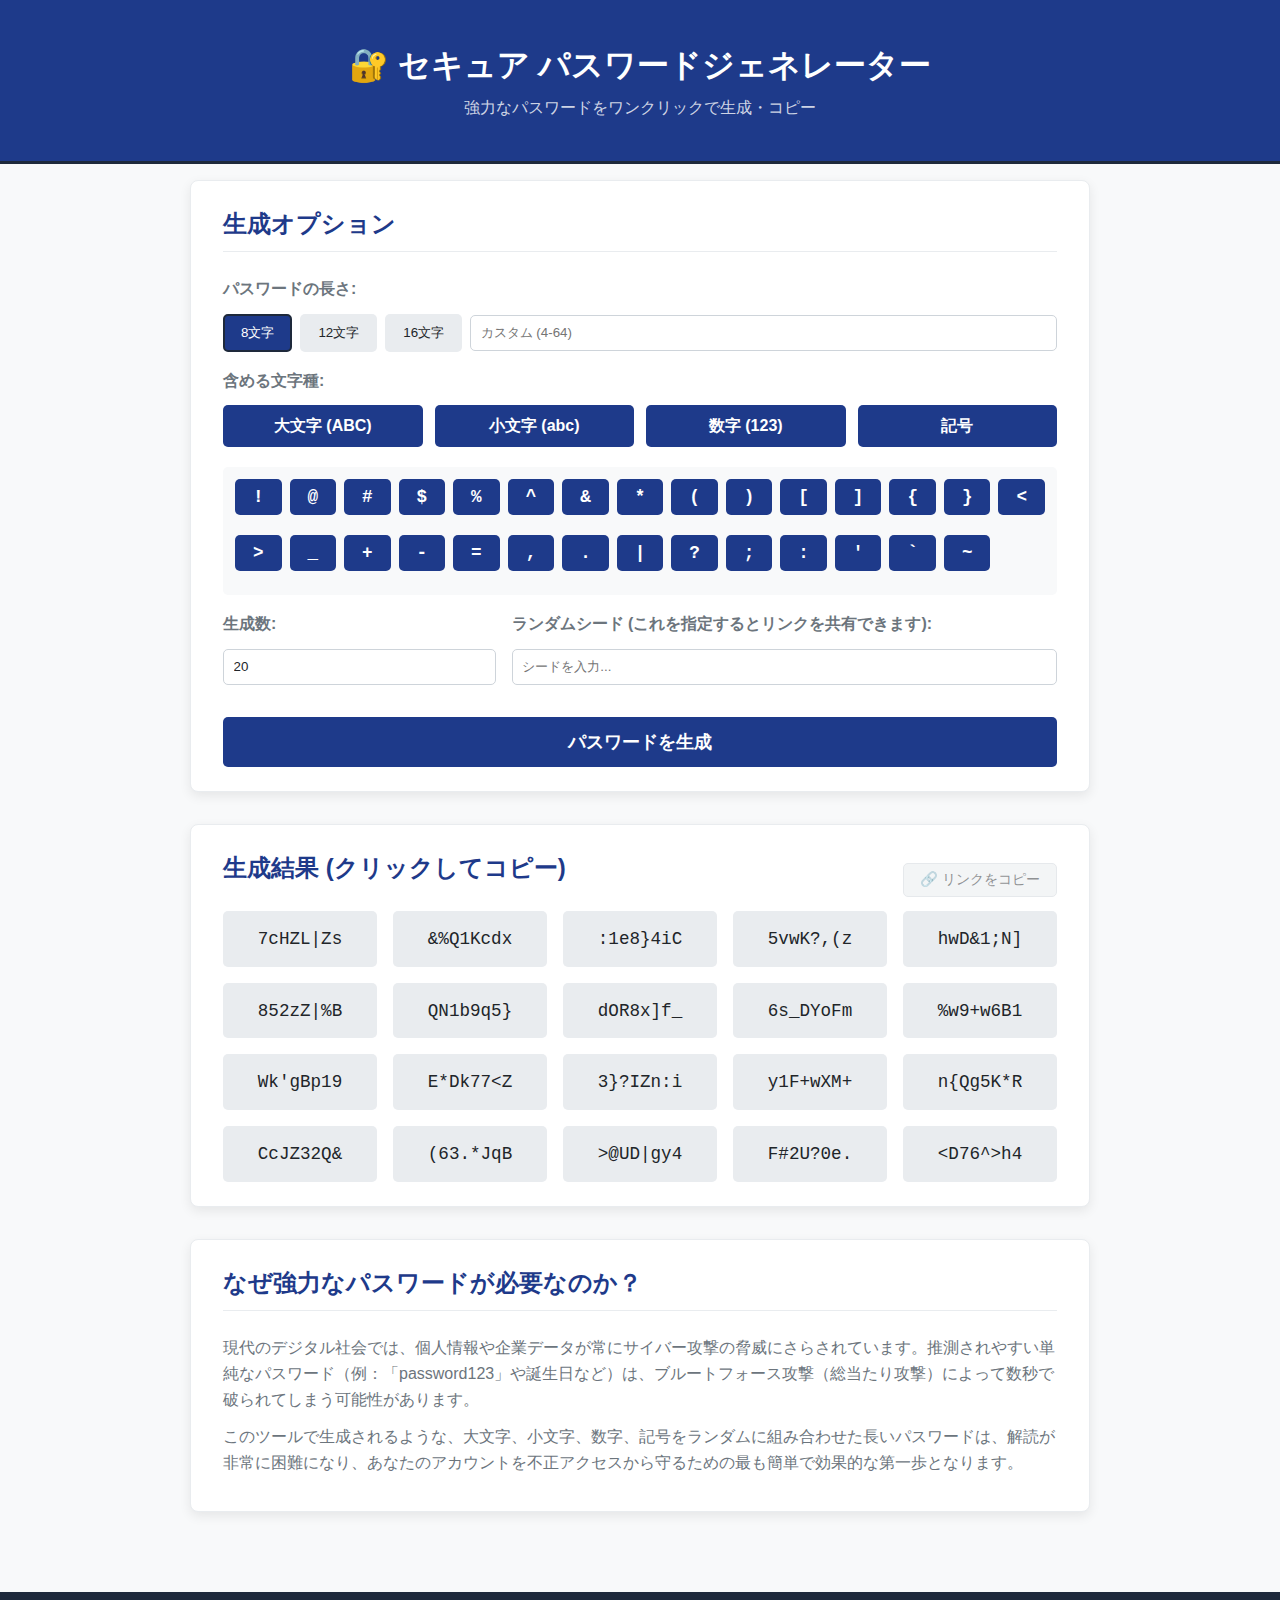
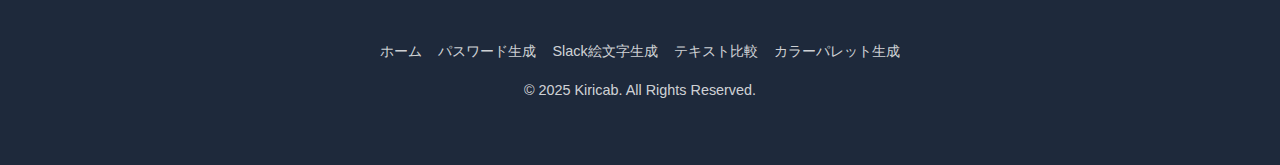
<file: passgen/index.html>
<!DOCTYPE html>
<html lang="ja">
<head>
    <meta charset="UTF-8">
    <meta name="viewport" content="width=device-width, initial-scale=1.0">
    <title>セキュアなパスワードジェネレーター | 強力なパスワードを即座に生成</title>
    <meta name="description" content="大文字、小文字、数字、記号を組み合わせた強力で安全なパスワードを20個一括生成します。文字数やランダムシードの指定も可能。クリックするだけで簡単にコピーできます。">
    
    <link rel="icon" href="data:image/svg+xml,<svg xmlns='http://www.w3.org/2000/svg' viewBox='0 0 100 100'><title>KIRICAB Icon</title><rect width='100' height='100' rx='20' fill='%231e3a8a'/><path fill='%23ffffff' d='M25 20 H40 V42.5 L68 20 H80 L50 50 L80 80 H68 L40 57.5 V80 H25 V20 Z'/></svg>">

    <link rel="stylesheet" href="../common/style.css">
    <link rel="stylesheet" href="style.css">
    <!-- Google AdSense-->
    <script async src="https://pagead2.googlesyndication.com/pagead/js/adsbygoogle.js?client=ca-pub-8141179596557780"
     crossorigin="anonymous"></script>
    <meta name="google-adsense-account" content="ca-pub-8141179596557780">
    <!-- Google tag (gtag.js) -->
    <script async src="https://www.googletagmanager.com/gtag/js?id=G-CN3KBWSXRE"></script>
    <script>
        window.dataLayer = window.dataLayer || [];
        function gtag(){dataLayer.push(arguments);}
        gtag('js', new Date());

        gtag('config', 'G-CN3KBWSXRE');
    </script>
</head>
<body>

    <header>
        <div class="container">
            <h1>🔐 セキュア パスワードジェネレーター</h1>
            <p>強力なパスワードをワンクリックで生成・コピー</p>
        </div>
    </header>

    <main class="container">
        <!-- 設定セクション -->
        <section class="settings-card">
            <h2>生成オプション</h2>
            <div class="options-grid">
                <!-- パスワード長 & 生成数 -->
                <div class="option-group">
                    <label>パスワードの長さ:</label>
                    <div class="length-options">
                        <button class="length-btn active" data-length="8">8文字</button>
                        <button class="length-btn" data-length="12">12文字</button>
                        <button class="length-btn" data-length="16">16文字</button>
                        <input type="number" id="custom-length" min="4" max="64" placeholder="カスタム (4-64)">
                    </div>
                </div>
                <!-- 文字種 -->
                <div class="option-group">
                    <label>含める文字種:</label>
                    <div class="char-type-options">
                        <label class="checkbox-label"><input type="checkbox" id="include-uppercase" checked><span>大文字 (ABC)</span></label>
                        <label class="checkbox-label"><input type="checkbox" id="include-lowercase" checked><span>小文字 (abc)</span></label>
                        <label class="checkbox-label"><input type="checkbox" id="include-numbers" checked><span>数字 (123)</span></label>
                        <label class="checkbox-label"><input type="checkbox" id="include-symbols" checked><span>記号</span></label>
                    </div>
                    <div id="symbols-detail-grid" class="symbols-detail-container"></div>
                </div>
                <div class="option-group-row">
                    <div class="option-group">
                        <label for="password-count">生成数:</label>
                        <input type="number" id="password-count" min="1" max="1000" value="20">
                    </div>
                    <!-- ランダムシード -->
                    <div class="option-group">
                        <label for="random-seed">ランダムシード (これを指定するとリンクを共有できます):</label>
                        <input type="text" id="random-seed" placeholder="シードを入力...">
                    </div>
                </div>
            </div>
            <button id="generate-btn">パスワードを生成</button>
        </section>

        <!-- 広告エリア 一旦コメントアウト -->
        <!--
        <section class="ad-placeholder">
            <p>広告エリア</p>
            <span>ユーザーの操作動線を邪魔せず、生成結果を確認する前に自然と目に入るこの場所は、広告配置に適しています。</span>
        </section>
        -->

        <!-- 結果表示セクション -->
        <section class="results-card">
            <div class="results-header">
                <h2>生成結果 (クリックしてコピー)</h2>
                <button id="copy-link-btn">🔗 リンクをコピー</button>
            </div>
            <div id="password-grid" class="password-grid"></div>
        </section>

        <!-- SEO対策コンテンツ -->
        <section class="seo-content">
            <h2>なぜ強力なパスワードが必要なのか？</h2>
            <p>現代のデジタル社会では、個人情報や企業データが常にサイバー攻撃の脅威にさらされています。推測されやすい単純なパスワード（例：「password123」や誕生日など）は、ブルートフォース攻撃（総当たり攻撃）によって数秒で破られてしまう可能性があります。</p>
            <p>このツールで生成されるような、大文字、小文字、数字、記号をランダムに組み合わせた長いパスワードは、解読が非常に困難になり、あなたのアカウントを不正アクセスから守るための最も簡単で効果的な第一歩となります。</p>
        </section>

    </main>

    <footer>
        <div class="container">
            <div class="footer-links">
                <a href="../index.html">ホーム</a>
                <a href="../passgen/index.html">パスワード生成</a>
                <a href="../slackemojigen/index.html">Slack絵文字生成</a>
                <a href="../diff/index.html">テキスト比較</a>
                <a href="../colorpallet/index.html">カラーパレット生成</a>
            </div>
            <p>&copy; 2025 Kiricab. All Rights Reserved.</p>
        </div>
    </footer>

    <script src="script.js"></script>
</body>
</html>
</file>
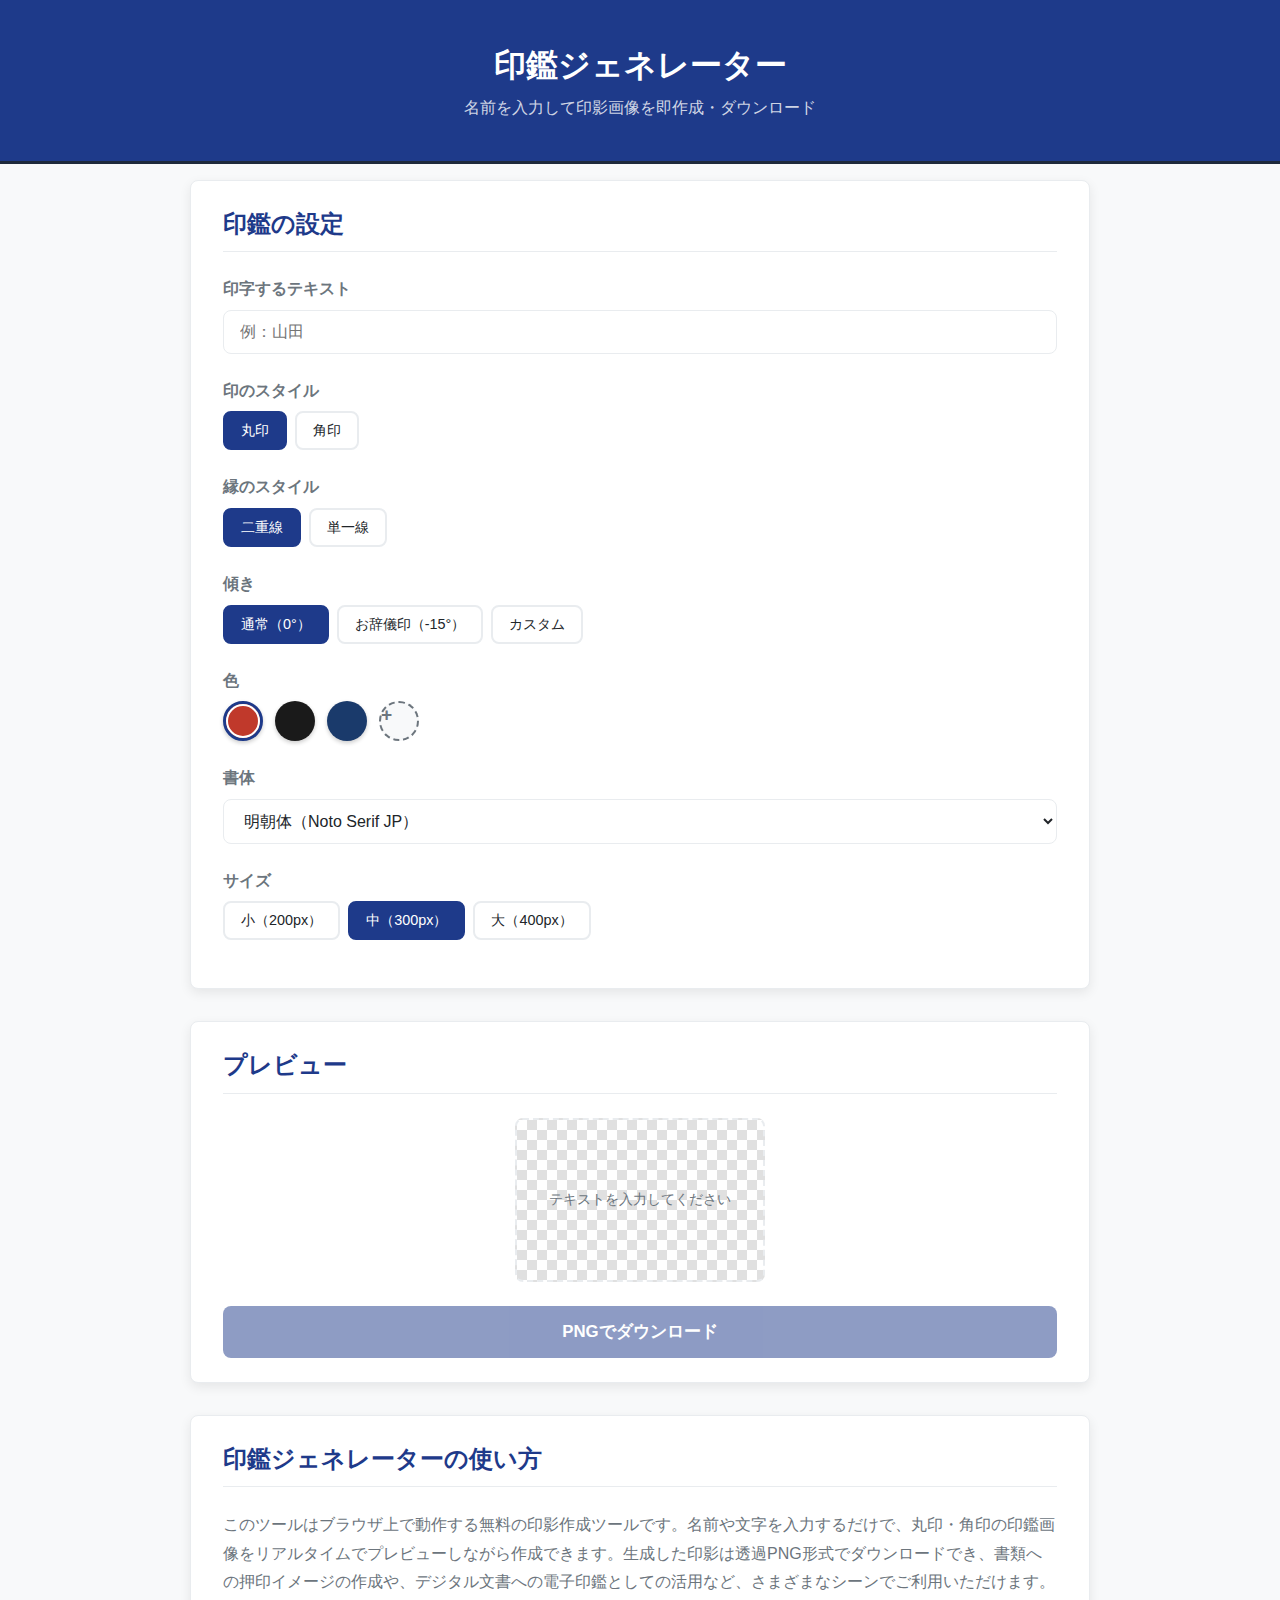
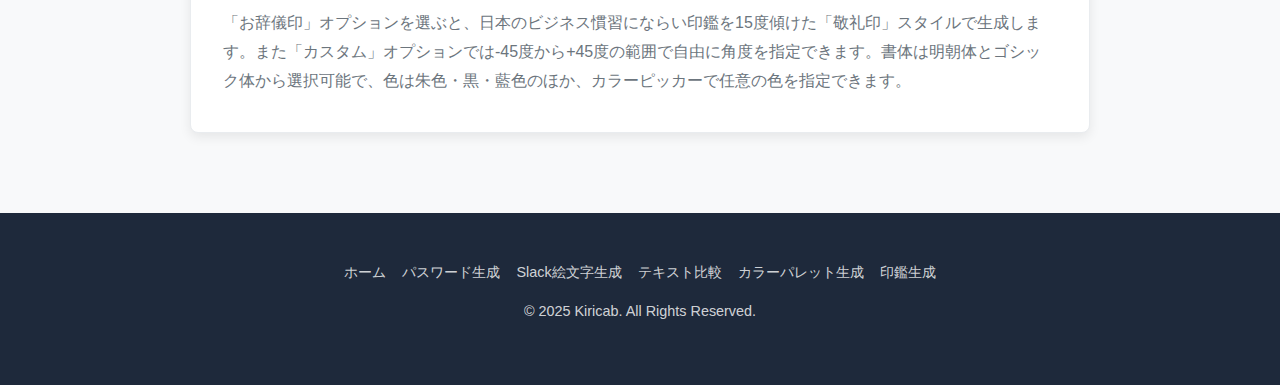
<file: sealgen/index.html>
<!DOCTYPE html>
<html lang="ja">
<head>
    <meta charset="UTF-8">
    <meta name="viewport" content="width=device-width, initial-scale=1.0">
    <title>印鑑ジェネレーター | 名前を入力して印影画像を無料作成</title>
    <meta name="description" content="名前を入力するだけで印鑑（はんこ）の印影画像を無料で作成できるWebツールです。丸印・角印に対応し、傾き・色・書体を自由に設定。透過PNG形式でダウンロード可能。インストール不要でブラウザから即使用。">

    <!-- OGP -->
    <meta property="og:type" content="website">
    <meta property="og:url" content="https://kiricab.github.io/sealgen/">
    <meta property="og:title" content="印鑑ジェネレーター | 名前を入力して印影画像を無料作成">
    <meta property="og:description" content="名前を入力するだけで印鑑（はんこ）の印影画像を無料で作成できるWebツールです。丸印・角印に対応し、傾き・色・書体を自由に設定。透過PNG形式でダウンロード可能。">
    <meta property="og:site_name" content="KIRICAB Tools">
    <meta property="og:locale" content="ja_JP">
    <!-- Twitter Card -->
    <meta name="twitter:card" content="summary">
    <meta name="twitter:title" content="印鑑ジェネレーター | 名前を入力して印影画像を無料作成">
    <meta name="twitter:description" content="名前を入力するだけで印鑑（はんこ）の印影画像を無料で作成できるWebツールです。丸印・角印に対応し、傾き・色・書体を自由に設定。透過PNG形式でダウンロード可能。">
    <!-- Canonical -->
    <link rel="canonical" href="https://kiricab.github.io/sealgen/">

    <link rel="icon" href="data:image/svg+xml,<svg xmlns='http://www.w3.org/2000/svg' viewBox='0 0 100 100'><title>KIRICAB Icon</title><rect width='100' height='100' rx='20' fill='%231e3a8a'/><path fill='%23ffffff' d='M25 20 H40 V42.5 L68 20 H80 L50 50 L80 80 H68 L40 57.5 V80 H25 V20 Z'/></svg>">

    <link rel="stylesheet" href="../common/style.css">
    <link rel="stylesheet" href="style.css">

    <!-- Google AdSense -->
    <script async src="https://pagead2.googlesyndication.com/pagead/js/adsbygoogle.js?client=ca-pub-8141179596557780"
     crossorigin="anonymous"></script>
    <meta name="google-adsense-account" content="ca-pub-8141179596557780">
    <!-- Google tag (gtag.js) -->
    <script async src="https://www.googletagmanager.com/gtag/js?id=G-CN3KBWSXRE"></script>
    <script>
        window.dataLayer = window.dataLayer || [];
        function gtag(){dataLayer.push(arguments);}
        gtag('js', new Date());
        gtag('config', 'G-CN3KBWSXRE');
    </script>
</head>
<body>

    <header>
        <div class="container">
            <h1>印鑑ジェネレーター</h1>
            <p>名前を入力して印影画像を即作成・ダウンロード</p>
        </div>
    </header>

    <main class="container">

        <!-- 設定カード -->
        <section class="settings-card">
            <h2>印鑑の設定</h2>

            <!-- テキスト入力 -->
            <div class="form-group">
                <label for="seal-text">印字するテキスト</label>
                <input
                    type="text"
                    id="seal-text"
                    placeholder="例：山田"
                    maxlength="10"
                    aria-label="印字するテキストを入力してください"
                >
            </div>

            <!-- スタイル選択 -->
            <div class="form-group">
                <label>印のスタイル</label>
                <div class="btn-group" role="group" aria-label="印のスタイル選択">
                    <button class="btn-option active" data-group="shape" data-value="circle" aria-pressed="true">丸印</button>
                    <button class="btn-option" data-group="shape" data-value="square" aria-pressed="false">角印</button>
                </div>
            </div>

            <!-- 縁スタイル選択 -->
            <div class="form-group">
                <label>縁のスタイル</label>
                <div class="btn-group" role="group" aria-label="縁のスタイル選択">
                    <button class="btn-option active" data-group="border" data-value="double" aria-pressed="true">二重線</button>
                    <button class="btn-option" data-group="border" data-value="single" aria-pressed="false">単一線</button>
                </div>
            </div>

            <!-- 傾き選択 -->
            <div class="form-group">
                <label>傾き</label>
                <div class="btn-group" role="group" aria-label="傾き選択">
                    <button class="btn-option active" data-group="tilt" data-value="0" aria-pressed="true">通常（0°）</button>
                    <button class="btn-option" data-group="tilt" data-value="-15" aria-pressed="false">お辞儀印（-15°）</button>
                    <button class="btn-option" data-group="tilt" data-value="custom" aria-pressed="false">カスタム</button>
                </div>
                <!-- カスタムスライダー（カスタム選択時のみ表示） -->
                <div class="custom-tilt-area" id="custom-tilt-area" hidden>
                    <div class="slider-row">
                        <span class="slider-label">-45°</span>
                        <input
                            type="range"
                            id="tilt-slider"
                            min="-45"
                            max="45"
                            value="0"
                            step="1"
                            aria-label="傾き角度のスライダー"
                        >
                        <span class="slider-label">+45°</span>
                    </div>
                    <div class="slider-value-display">現在の角度: <span id="tilt-value-display">0</span>°</div>
                </div>
            </div>

            <!-- 色選択 -->
            <div class="form-group">
                <label>色</label>
                <div class="color-options">
                    <button
                        class="color-swatch active"
                        data-color="#c0392b"
                        style="background-color: #c0392b;"
                        aria-label="朱色"
                        aria-pressed="true"
                        title="朱色"
                    ></button>
                    <button
                        class="color-swatch"
                        data-color="#1a1a1a"
                        style="background-color: #1a1a1a;"
                        aria-label="黒"
                        aria-pressed="false"
                        title="黒"
                    ></button>
                    <button
                        class="color-swatch"
                        data-color="#1a3a6b"
                        style="background-color: #1a3a6b;"
                        aria-label="藍色"
                        aria-pressed="false"
                        title="藍色"
                    ></button>
                    <div class="color-picker-wrapper">
                        <label class="color-picker-label" for="color-picker" title="カスタムカラー">
                            <span class="color-picker-icon" aria-hidden="true">+</span>
                        </label>
                        <input
                            type="color"
                            id="color-picker"
                            value="#c0392b"
                            aria-label="カスタムカラーピッカー"
                        >
                    </div>
                </div>
            </div>

            <!-- 書体選択 -->
            <div class="form-group">
                <label for="font-select">書体</label>
                <select id="font-select" aria-label="書体を選択してください">
                    <option value="'Noto Serif JP', serif">明朝体（Noto Serif JP）</option>
                    <option value="'Noto Sans JP', sans-serif">ゴシック体（Noto Sans JP）</option>
                </select>
            </div>

            <!-- サイズ選択 -->
            <div class="form-group">
                <label>サイズ</label>
                <div class="btn-group" role="group" aria-label="印鑑サイズ選択">
                    <button class="btn-option" data-group="size" data-value="200" aria-pressed="false">小（200px）</button>
                    <button class="btn-option active" data-group="size" data-value="300" aria-pressed="true">中（300px）</button>
                    <button class="btn-option" data-group="size" data-value="400" aria-pressed="false">大（400px）</button>
                </div>
            </div>
        </section>

        <!-- 結果カード -->
        <section class="results-card">
            <h2>プレビュー</h2>
            <div class="preview-area">
                <div class="canvas-wrapper" id="canvas-wrapper">
                    <!-- テキスト未入力時のプレースホルダー -->
                    <div class="preview-placeholder" id="preview-placeholder" aria-live="polite">
                        テキストを入力してください
                    </div>
                    <canvas id="seal-canvas" aria-label="印鑑プレビュー"></canvas>
                </div>
            </div>
            <button
                id="download-btn"
                disabled
                aria-disabled="true"
            >
                PNGでダウンロード
            </button>
        </section>

        <!-- SEOコンテンツ -->
        <section class="seo-content">
            <h2>印鑑ジェネレーターの使い方</h2>
            <p>このツールはブラウザ上で動作する無料の印影作成ツールです。名前や文字を入力するだけで、丸印・角印の印鑑画像をリアルタイムでプレビューしながら作成できます。生成した印影は透過PNG形式でダウンロードでき、書類への押印イメージの作成や、デジタル文書への電子印鑑としての活用など、さまざまなシーンでご利用いただけます。</p>
            <p>「お辞儀印」オプションを選ぶと、日本のビジネス慣習にならい印鑑を15度傾けた「敬礼印」スタイルで生成します。また「カスタム」オプションでは-45度から+45度の範囲で自由に角度を指定できます。書体は明朝体とゴシック体から選択可能で、色は朱色・黒・藍色のほか、カラーピッカーで任意の色を指定できます。</p>
        </section>

    </main>

    <footer>
        <div class="container">
            <div class="footer-links">
                <a href="../index.html">ホーム</a>
                <a href="../passgen/index.html">パスワード生成</a>
                <a href="../slackemojigen/index.html">Slack絵文字生成</a>
                <a href="../diff/index.html">テキスト比較</a>
                <a href="../colorpallet/index.html">カラーパレット生成</a>
                <a href="../sealgen/index.html">印鑑生成</a>
            </div>
            <p>&copy; 2025 Kiricab. All Rights Reserved.</p>
        </div>
    </footer>

    <script src="script.js"></script>
    <script type="application/ld+json">
    {
      "@context": "https://schema.org",
      "@type": "WebApplication",
      "name": "印鑑ジェネレーター",
      "url": "https://kiricab.github.io/sealgen/",
      "description": "名前を入力するだけで丸印・角印の印影画像を無料で作成できるWebツール。傾き・色・書体を自由に設定して透過PNG形式でダウンロード可能。",
      "applicationCategory": "UtilitiesApplication",
      "operatingSystem": "All",
      "inLanguage": "ja",
      "offers": {
        "@type": "Offer",
        "price": "0",
        "priceCurrency": "JPY"
      },
      "isPartOf": {
        "@type": "WebSite",
        "name": "KIRICAB Tools",
        "url": "https://kiricab.github.io/"
      }
    }
    </script>
</body>
</html>
</file>
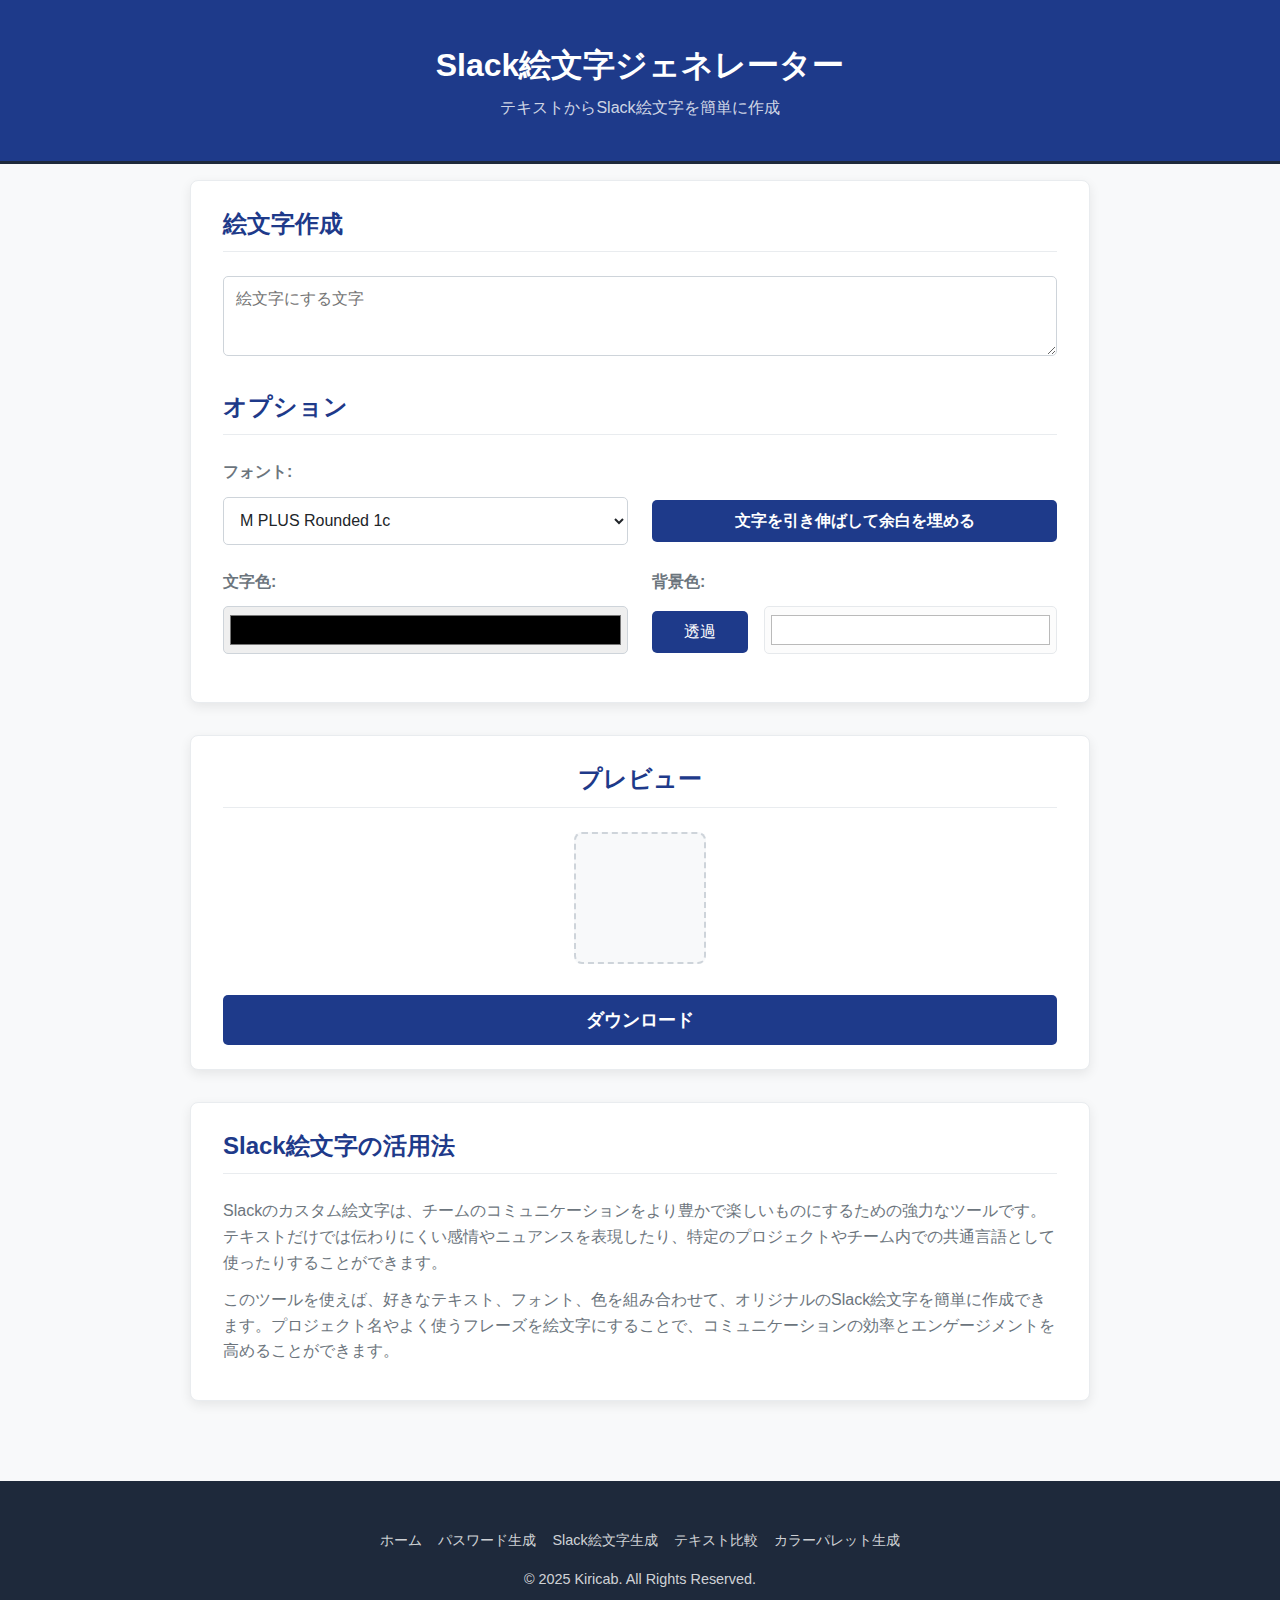
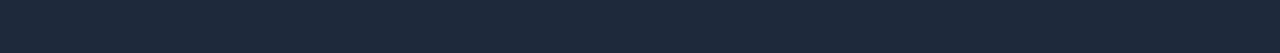
<file: slackemojigen/index.html>
<!DOCTYPE html>
<html lang="ja">
<head>
    <meta charset="UTF-8">
    <meta name="viewport" content="width=device-width, initial-scale=1.0">
    <title>Slack絵文字ジェネレーター | テキストからカスタム絵文字を無料作成</title>
    <meta name="description" content="お好きなテキスト、フォント、色でオリジナルのSlackカスタム絵文字を簡単に作成できる無料ツールです。インストール不要で、ブラウザ上でプレビューしながらすぐにダウンロードできます。">
    <link rel="icon" href="data:image/svg+xml,<svg xmlns='http://www.w3.org/2000/svg' viewBox='0 0 100 100'><title>KIRICAB Icon</title><rect width='100' height='100' rx='20' fill='%231e3a8a'/><path fill='%23ffffff' d='M25 20 H40 V42.5 L68 20 H80 L50 50 L80 80 H68 L40 57.5 V80 H25 V20 Z'/></svg>">

    <link rel="stylesheet" href="../common/style.css">
    <link rel="stylesheet" href="style.css">
    <!-- Google AdSense-->
    <script async src="https://pagead2.googlesyndication.com/pagead/js/adsbygoogle.js?client=ca-pub-8141179596557780"
     crossorigin="anonymous"></script>
    <meta name="google-adsense-account" content="ca-pub-8141179596557780">
    <!-- Google tag (gtag.js) -->
    <script async src="https://www.googletagmanager.com/gtag/js?id=G-CN3KBWSXRE"></script>
    <script>
        window.dataLayer = window.dataLayer || [];
        function gtag(){dataLayer.push(arguments);}
        gtag('js', new Date());

        gtag('config', 'G-CN3KBWSXRE');
    </script>
</head>
<body>

    <header>
        <div class="container">
            <h1>Slack絵文字ジェネレーター</h1>
            <p>テキストからSlack絵文字を簡単に作成</p>
        </div>
    </header>

    <main class="container">
        <!-- 設定セクション -->
        <section class="settings-card">
            <h2>絵文字作成</h2>
            <div class="input-section">
                <textarea id="text-input" rows="3" placeholder="絵文字にする文字"></textarea>
            </div>
            <h2>オプション</h2>
            <div class="controls">
                <div class="control-group">
                    <label for="font-select">フォント:</label>
                    <select id="font-select">
                        <!-- フォントはJSで追加 -->
                    </select>
                </div>
                <div class="control-group">
                    <label class="checkbox-label"><input type="checkbox" id="stretch-text" checked><span>文字を引き伸ばして余白を埋める</span></label>
                </div>
                <div class="control-group">
                    <label for="color-picker">文字色:</label>
                    <input type="color" id="color-picker" value="#000000">
                </div>
                <div class="control-group">
                    <label for="bgcolor-picker">背景色:</label>
                    <div class="bgcolor-group">
                        <div class="control-group-checkbox-inline">
                            <label class="checkbox-label"><input type="checkbox" id="transparent-bg" checked><span>透過</span></label>
                        </div>
                        <input type="color" id="bgcolor-picker" value="#ffffff">
                    </div>
                </div>
            </div>
        </section>

        <!-- 結果表示セクション -->
        <section class="results-card">
            <div class="preview-section">
                <h2>プレビュー</h2>
                <canvas id="preview-canvas" width="128" height="128"></canvas>
            </div>
            <button id="download-btn">ダウンロード</button>
        </section>

        <!-- SEO対策コンテンツ -->
        <section class="seo-content">
            <h2>Slack絵文字の活用法</h2>
            <p>Slackのカスタム絵文字は、チームのコミュニケーションをより豊かで楽しいものにするための強力なツールです。テキストだけでは伝わりにくい感情やニュアンスを表現したり、特定のプロジェクトやチーム内での共通言語として使ったりすることができます。</p>
            <p>このツールを使えば、好きなテキスト、フォント、色を組み合わせて、オリジナルのSlack絵文字を簡単に作成できます。プロジェクト名やよく使うフレーズを絵文字にすることで、コミュニケーションの効率とエンゲージメントを高めることができます。</p>
        </section>
    </main>

    <footer>
        <div class="container">
            <div class="footer-links">
                <a href="../index.html">ホーム</a>
                <a href="../passgen/index.html">パスワード生成</a>
                <a href="../slackemojigen/index.html">Slack絵文字生成</a>
                <a href="../diff/index.html">テキスト比較</a>
                <a href="../colorpallet/index.html">カラーパレット生成</a>
            </div>
            <p>&copy; 2025 Kiricab. All Rights Reserved.</p>
        </div>
    </footer>

    <script src="script.js"></script>
</body>
</html>
</file>
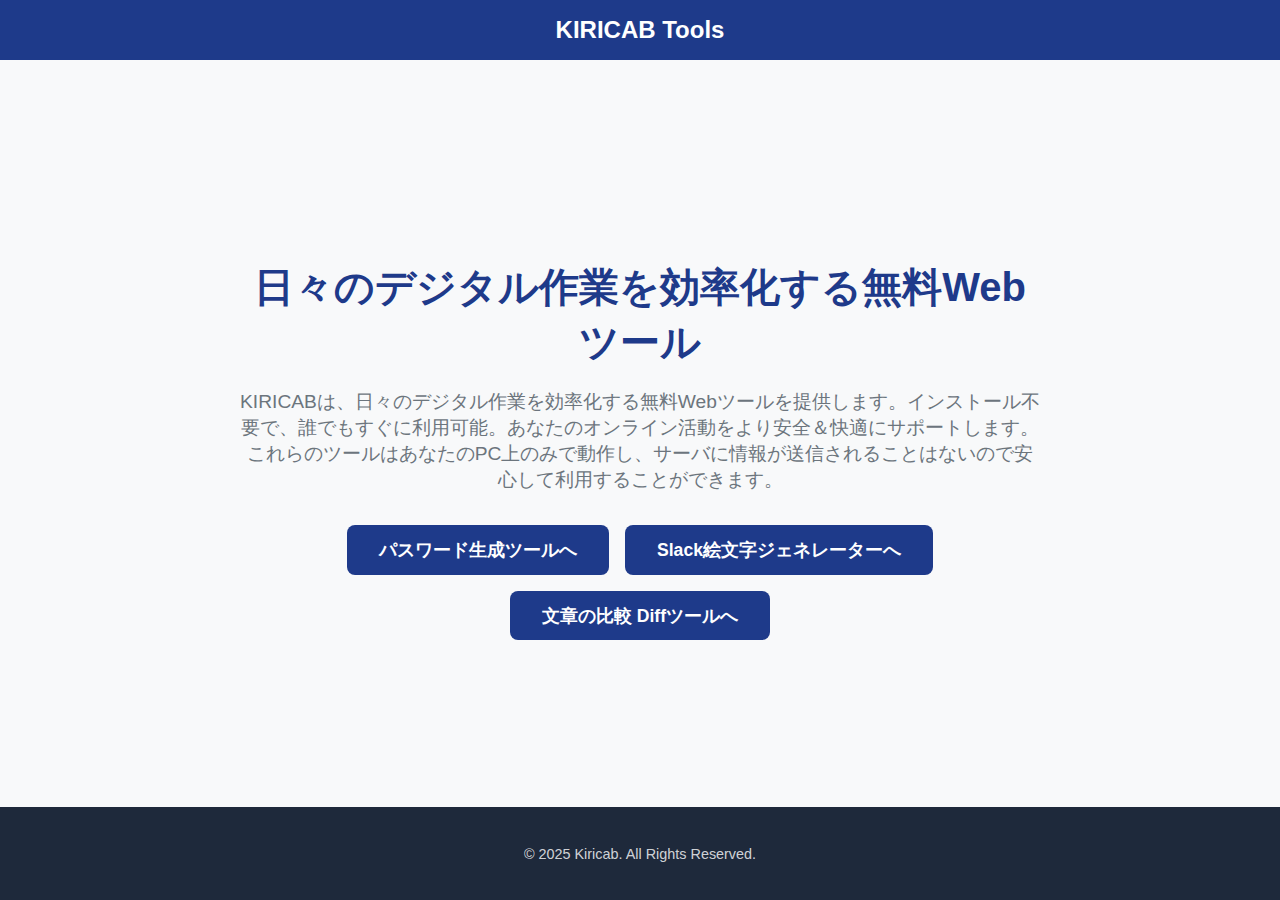
<file: _index.html>
<!DOCTYPE html>
<html lang="ja">
<head>
    <meta charset="UTF-8">
    <meta name="viewport" content="width=device-width, initial-scale=1.0">
    <title>KIRICAB Tools - 日々のデジタル作業を効率化する無料Webツール</title>
    <meta name="description" content="KIRICABは、安全なパスワード生成、Slack絵文字作成、テキスト比較（Diff Checker）など、日々のデジタル作業を効率化する無料Webツールを提供します。インストール不要で、誰でもすぐに利用可能。あなたのオンライン活動をより安全＆快適にサポートします。">
    
    <!-- パスワード生成ツールと同じファビコンを使い、ブランドを統一 -->
    <link rel="icon" href="data:image/svg+xml,<svg xmlns='http://www.w3.org/2000/svg' viewBox='0 0 100 100'><title>KIRICAB Icon</title><rect width='100' height='100' rx='20' fill='%231e3a8a'/><path fill='%23ffffff' d='M25 20 H40 V42.5 L68 20 H80 L50 50 L80 80 H68 L40 57.5 V80 H25 V20 Z'/></svg>">

    <style>
        /* ページ専用のスタイルをここに直接記述 */
        :root {
            --primary-color: #1e3a8a;
            --primary-color-dark: #1e293b;
            --background-color: #f8f9fa;
            --text-color: #212529;
            --text-color-light: #ffffff;
            --gray-text-color: #6c757d;
            --border-radius: 8px;
        }
        body {
            font-family: -apple-system, BlinkMacSystemFont, 'Segoe UI', Roboto, Helvetica, Arial, sans-serif;
            margin: 0;
            background-color: var(--background-color);
            color: var(--text-color);
            display: flex;
            flex-direction: column;
            min-height: 100vh;
        }
        .container {
            max-width: 800px;
            margin: 0 auto;
            padding: 2rem;
            text-align: center;
            flex-grow: 1;
            display: flex;
            flex-direction: column;
            justify-content: center;
        }
        header {
            background-color: var(--primary-color);
            color: var(--text-color-light);
            padding: 1rem 0;
            text-align: center;
        }
        header h1 {
            margin: 0;
            font-size: 1.5rem;
        }
        .hero h2 {
            font-size: 2.5rem;
            color: var(--primary-color);
            margin-bottom: 0.5rem;
        }
        .hero p {
            font-size: 1.2rem;
            color: var(--gray-text-color);
            margin-bottom: 2rem;
        }
        .button-group {
            display: flex;
            flex-wrap: wrap;
            justify-content: center;
            gap: 1rem; /* ボタン間のスペース */
            margin-top: 2rem;
        }
        .cta-button {
            display: inline-block;
            background-color: var(--primary-color);
            color: var(--text-color-light);
            padding: 0.8rem 2rem;
            border-radius: var(--border-radius);
            text-decoration: none;
            font-size: 1.1rem;
            font-weight: bold;
            transition: background-color 0.2s ease;
            white-space: nowrap; /* ボタン内のテキストが改行されないようにする */
        }
        .cta-button:hover {
            background-color: var(--primary-color-dark);
        }
        footer {
            text-align: center;
            padding: 1.5rem 0;
            background-color: var(--primary-color-dark);
            color: rgba(255, 255, 255, 0.8);
            font-size: 0.9rem;
        }
    </style>
    <!-- Google AdSense-->
    <script async src="https://pagead2.googlesyndication.com/pagead/js/adsbygoogle.js?client=ca-pub-8141179596557780"
     crossorigin="anonymous"></script>
    <!-- Google tag (gtag.js) -->
    <script async src="https://www.googletagmanager.com/gtag/js?id=G-CN3KBWSXRE"></script>
    <meta name="google-adsense-account" content="ca-pub-8141179596557780">
    <script>
        window.dataLayer = window.dataLayer || [];
        function gtag(){dataLayer.push(arguments);}
        gtag('js', new Date());

        gtag('config', 'G-CN3KBWSXRE');
    </script>
</head>
<body>

    <header>
        <h1>KIRICAB Tools</h1>
    </header>

    <main class="container">
        <div class="hero">
            <h2>日々のデジタル作業を効率化する無料Webツール</h2>
            <p>
                KIRICABは、日々のデジタル作業を効率化する無料Webツールを提供します。インストール不要で、誰でもすぐに利用可能。あなたのオンライン活動をより安全＆快適にサポートします。これらのツールはあなたのPC上のみで動作し、サーバに情報が送信されることはないので安心して利用することができます。
            </p>
            <div class="button-group">
                <a href="./passgen/index.html" class="cta-button">
                    パスワード生成ツールへ
                </a>
                <a href="./slackemojigen/index.html" class="cta-button">
                    Slack絵文字ジェネレーターへ
                </a>
                <a href="./diff/index.html" class="cta-button">
                    文章の比較 Diffツールへ
                </a>
            </div>
        </div>
    </main>

    <footer>
        <p>&copy; 2025 Kiricab. All Rights Reserved.</p>
    </footer>

</body>
</html>
</file>
<file: common/style.css>
:root {
    --primary-color: #1e3a8a;
    --primary-color-dark: #1e293b;
    --secondary-color: #e9ecef;
    --background-color: #f8f9fa;
    --card-color: #ffffff;
    --text-color: #212529;
    --text-color-light: #ffffff;
    --gray-text-color: #6c757d;
    --border-radius: 8px;
    --box-shadow: 0 4px 12px rgba(0, 0, 0, 0.08);
}

body {
    font-family: -apple-system, BlinkMacSystemFont, 'Segoe UI', Roboto, Helvetica, Arial, sans-serif;
    margin: 0;
    background-color: var(--background-color);
    color: var(--text-color);
    line-height: 1.6;
}

.container {
    max-width: 900px;
    margin: 0 auto;
    padding: 1rem 2rem;
}

header {
    background-color: var(--primary-color);
    color: var(--text-color-light);
    padding: 1.5rem 0;
    text-align: center;
    border-bottom: 3px solid var(--primary-color-dark);
}

header h1 {
    margin: 0;
    font-size: 2rem;
}

header p {
    margin: 0.25rem 0 0;
    color: rgba(255, 255, 255, 0.8);
}

main {
    padding-top: 2rem;
    padding-bottom: 2rem;
}

.settings-card,
.results-card,
.seo-content,
.ad-placeholder,
.diff-section,
.how-to-use {
    background-color: var(--card-color);
    border-radius: var(--border-radius);
    padding: 1.5rem 2rem;
    margin-bottom: 2rem;
    box-shadow: var(--box-shadow);
    border: 1px solid var(--secondary-color);
}

h2 {
    margin-top: 0;
    color: var(--primary-color);
    border-bottom: 1px solid var(--secondary-color);
    padding-bottom: 0.5rem;
    margin-bottom: 1.5rem;
}

.seo-content h3 {
    color: var(--primary-color);
    margin-top: 1.5rem;
    margin-bottom: 0.75rem;
    font-size: 1.1rem;
}

.seo-content p {
    margin: 0.75rem 0;
}

.seo-content a {
    color: var(--primary-color);
    text-decoration: underline;
}

.seo-content a:hover {
    text-decoration: none;
}

.howto-steps {
    counter-reset: step;
    list-style: none;
    padding-left: 0;
    margin: 1rem 0;
}

.howto-steps > li {
    counter-increment: step;
    position: relative;
    padding: 0.5rem 0 0.5rem 2.5rem;
    margin-bottom: 0.5rem;
    line-height: 1.6;
}

.howto-steps > li::before {
    content: counter(step);
    position: absolute;
    left: 0;
    top: 0.5rem;
    width: 1.75rem;
    height: 1.75rem;
    background-color: var(--primary-color);
    color: var(--text-color-light);
    border-radius: 50%;
    display: flex;
    align-items: center;
    justify-content: center;
    font-weight: 700;
    font-size: 0.9rem;
}

.faq-list {
    margin: 1rem 0;
}

.faq-list details {
    border: 1px solid var(--secondary-color);
    border-radius: var(--border-radius);
    padding: 0.75rem 1rem;
    margin-bottom: 0.75rem;
    background-color: var(--background-color);
    transition: background-color 0.2s ease;
}

.faq-list details[open] {
    background-color: var(--card-color);
}

.faq-list summary {
    cursor: pointer;
    font-weight: 600;
    color: var(--text-color);
    list-style: none;
    padding-right: 1.5rem;
    position: relative;
}

.faq-list summary::-webkit-details-marker {
    display: none;
}

.faq-list summary::after {
    content: "+";
    position: absolute;
    right: 0;
    top: 50%;
    transform: translateY(-50%);
    font-size: 1.25rem;
    color: var(--primary-color);
    font-weight: 400;
    transition: transform 0.2s ease;
}

.faq-list details[open] summary::after {
    content: "−";
}

.faq-list details > p,
.faq-list details > div {
    margin: 0.75rem 0 0.25rem;
    color: var(--gray-text-color);
    line-height: 1.7;
}

footer {
    text-align: center;
    padding: 2rem 0;
    margin-top: 2rem;
    background-color: var(--primary-color-dark);
    color: rgba(255, 255, 255, 0.8);
    font-size: 0.9rem;
}

.footer-links {
    margin-bottom: 1rem;
    display: flex;
    flex-wrap: wrap;
    justify-content: center;
    gap: 0.5rem 1rem;
}

.footer-links a {
    color: rgba(255, 255, 255, 0.8);
    text-decoration: none;
    transition: text-decoration 0.2s ease;
}

.footer-links a:hover {
    text-decoration: underline;
}

@media (max-width: 900px) {
    header h1 {
        font-size: 1.8rem;
    }
    .container {
        padding: 1rem 1.5rem;
    }
}

@media (max-width: 600px) {
    .container {
        padding: 1rem;
    }

    header h1 {
        font-size: 1.5rem;
    }
}

@media (prefers-color-scheme: dark) {
    :root {
        --primary-color: #4a6fd4;
        --primary-color-dark: #1e293b;
        --secondary-color: #2d3748;
        --background-color: #1a202c;
        --card-color: #2d3748;
        --text-color: #e2e8f0;
        --text-color-light: #ffffff;
        --gray-text-color: #a0aec0;
        --box-shadow: 0 4px 12px rgba(0, 0, 0, 0.3);
    }

    h2 {
        border-bottom-color: var(--secondary-color);
    }

    .settings-card,
    .results-card,
    .seo-content,
    .ad-placeholder,
    .diff-section,
    .how-to-use {
        border-color: var(--secondary-color);
    }
}
</file>
<file: amida/style.css>
/* あみだくじ固有スタイル */

/* 入力グリッド（2列） */
.input-grid {
    display: grid;
    grid-template-columns: 1fr 1fr;
    gap: 1.5rem;
    margin-bottom: 1.5rem;
}

.input-group label {
    display: block;
    font-weight: 600;
    margin-bottom: 0.5rem;
    color: var(--text-color);
}

.input-group textarea {
    width: 100%;
    padding: 0.75rem;
    border: 1px solid var(--secondary-color);
    border-radius: var(--border-radius);
    font-size: 0.95rem;
    font-family: inherit;
    background-color: var(--card-color);
    color: var(--text-color);
    resize: vertical;
    box-sizing: border-box;
    transition: border-color 0.2s, box-shadow 0.2s;
}

.input-group textarea:focus {
    outline: none;
    border-color: var(--primary-color);
    box-shadow: 0 0 0 3px rgba(30, 58, 138, 0.15);
}

.input-hint {
    margin: 0.3rem 0 0;
    font-size: 0.8rem;
    color: var(--gray-text-color);
}

/* 密度設定 */
.density-group {
    margin-bottom: 1.5rem;
}

.density-group > label {
    display: block;
    font-weight: 600;
    margin-bottom: 0.5rem;
    color: var(--text-color);
}

.density-options {
    display: flex;
    gap: 0.5rem;
    flex-wrap: wrap;
}

.density-btn {
    padding: 0.5rem 1.25rem;
    border: 2px solid var(--secondary-color);
    border-radius: var(--border-radius);
    background-color: var(--card-color);
    color: var(--text-color);
    cursor: pointer;
    font-size: 0.9rem;
    transition: all 0.2s;
}

.density-btn:hover {
    border-color: var(--primary-color);
    color: var(--primary-color);
}

.density-btn.active {
    background-color: var(--primary-color);
    border-color: var(--primary-color);
    color: var(--text-color-light);
}

/* エラーメッセージ */
.error-msg {
    color: #e53e3e;
    font-size: 0.875rem;
    margin: 0 0 1rem;
}

/* 生成ボタン */
#generate-btn {
    width: 100%;
    padding: 1rem;
    background-color: var(--primary-color);
    color: var(--text-color-light);
    border: none;
    border-radius: var(--border-radius);
    font-size: 1rem;
    font-weight: 700;
    cursor: pointer;
    transition: background-color 0.2s, opacity 0.2s;
}

#generate-btn:hover:not(:disabled) {
    background-color: var(--primary-color-dark);
}

#generate-btn:disabled {
    opacity: 0.5;
    cursor: not-allowed;
}

/* あみだセクションヘッダー */
.amida-header {
    position: sticky;
    top: 0;
    z-index: 10;
    background-color: var(--card-color);
    padding-bottom: 0.75rem;
    margin-bottom: 1.25rem;
    box-shadow: 0 2px 8px rgba(0, 0, 0, 0.06);
    display: flex;
    justify-content: space-between;
    align-items: center;
    flex-wrap: wrap;
    gap: 0.75rem;
}

.amida-header h2 {
    margin: 0;
    border: none;
    padding: 0;
}

.amida-controls {
    display: flex;
    gap: 0.5rem;
    flex-wrap: wrap;
}

.amida-controls button {
    padding: 0.5rem 1rem;
    border: 2px solid var(--secondary-color);
    border-radius: var(--border-radius);
    background-color: var(--card-color);
    color: var(--text-color);
    cursor: pointer;
    font-size: 0.875rem;
    font-weight: 600;
    transition: all 0.2s;
}

.amida-controls button:hover:not(:disabled) {
    border-color: var(--primary-color);
    color: var(--primary-color);
}

.amida-controls button:disabled {
    opacity: 0.4;
    cursor: not-allowed;
}

#start-btn {
    background-color: var(--primary-color);
    border-color: var(--primary-color);
    color: var(--text-color-light);
}

#start-btn:hover:not(:disabled) {
    background-color: var(--primary-color-dark);
    border-color: var(--primary-color-dark);
    color: var(--text-color-light);
}

/* あみだ図スクロールラッパー */
.amida-scroll-wrapper {
    overflow-x: auto;
    -webkit-overflow-scrolling: touch;
}

.amida-container {
    display: flex;
    justify-content: center;
    min-width: 320px;
}

#amida-svg {
    display: block;
    width: 100%;
    height: auto;
}

/* SVG内スタイル（CSSで制御） */
#amida-svg .v-line {
    stroke: var(--text-color);
    stroke-width: 2;
    stroke-linecap: round;
}

#amida-svg .h-line {
    stroke: var(--text-color);
    stroke-width: 2.5;
    stroke-linecap: round;
}

#amida-svg .participant-label {
    font-size: 13px;
    fill: var(--text-color);
    text-anchor: middle;
    font-weight: 700;
}

#amida-svg .result-label {
    font-size: 13px;
    fill: var(--primary-color);
    text-anchor: middle;
    font-weight: 600;
}

#amida-svg .path-line {
    fill: none;
    stroke-width: 3.5;
    stroke-linecap: round;
    stroke-linejoin: round;
}

/* 結果一覧 */
.result-list {
    list-style: none;
    padding: 0;
    margin: 0;
    display: grid;
    grid-template-columns: repeat(auto-fill, minmax(200px, 1fr));
    gap: 0.75rem;
}

.result-list li {
    display: flex;
    align-items: center;
    gap: 0.75rem;
    padding: 0.75rem 1rem;
    border-radius: var(--border-radius);
    background-color: var(--background-color);
    border: 1px solid var(--secondary-color);
}

.result-dot {
    width: 12px;
    height: 12px;
    border-radius: 50%;
    flex-shrink: 0;
}

.result-participant {
    font-weight: 700;
    flex: 1;
    min-width: 0;
    overflow: hidden;
    text-overflow: ellipsis;
    white-space: nowrap;
}

.result-arrow {
    color: var(--gray-text-color);
    flex-shrink: 0;
}

.result-value {
    font-weight: 700;
    color: var(--primary-color);
    flex-shrink: 0;
    max-width: 80px;
    overflow: hidden;
    text-overflow: ellipsis;
    white-space: nowrap;
}

/* レスポンシブ */
@media (max-width: 600px) {
    .input-grid {
        grid-template-columns: 1fr;
    }

    .amida-header {
        flex-direction: column;
        align-items: flex-start;
    }

    .result-list {
        grid-template-columns: 1fr;
    }
}

/* ダークモード */
@media (prefers-color-scheme: dark) {
    .input-group textarea {
        border-color: var(--secondary-color);
        background-color: var(--card-color);
        color: var(--text-color);
    }

    .input-group textarea:focus {
        box-shadow: 0 0 0 3px rgba(74, 111, 212, 0.25);
    }

    .density-btn {
        background-color: var(--card-color);
        color: var(--text-color);
    }

    .amida-controls button {
        background-color: var(--card-color);
        color: var(--text-color);
    }
}
</file>
<file: colorpallet/style.css>
/* colorpallet/style.css */

/* 共通スタイルシートで定義されている変数を上書き */
:root {
    --text-color: #212529; /* ダークテーマからライトテーマへ */
    --gray-text-color: #6c757d;
    --card-color: #ffffff;
    --background-color: #f8f9fa;
    --primary-color: #1e3a8a;
    --primary-color-dark: #1e293b;
    --secondary-color: #e9ecef;
    --border-radius: 8px;
    --box-shadow: 0 4px 12px rgba(0, 0, 0, 0.08);
}

/* bodyのスタイルはcommon/style.cssに任せる */
body {
    padding: 0; /* common/style.cssでmarginが設定されているため */
}

/* ヘッダーのロゴとリード文は共通ヘッダーに移行したため削除 */
header .logo,
header p.lead {
    display: none;
}

/* .panelを.settings-cardに合わせる */
.settings-card {
    background-color: var(--card-color);
    border-radius: var(--border-radius);
    padding: 1.5rem 2rem;
    margin-bottom: 2rem;
    box-shadow: var(--box-shadow);
    border: 1px solid var(--secondary-color);
}

.controls {
    display: flex;
    flex-wrap: wrap;
    gap: 12px;
    align-items: center;
}

.select, .btn, .small {
    font-size: 14px;
    padding: 10px 12px;
    border-radius: var(--border-radius); /* 共通のborder-radiusを使用 */
    border: 1px solid var(--secondary-color); /* 共通のボーダーを使用 */
    outline: none;
    background-color: var(--background-color); /* 共通の背景色を使用 */
    color: var(--text-color); /* 共通のテキスト色を使用 */
}

.btn {
    background-color: var(--primary-color); /* 共通のプライマリカラーを使用 */
    color: var(--text-color-light);
    cursor: pointer;
    box-shadow: var(--box-shadow);
    border: none; /* ボタンのボーダーは不要 */
}

.btn.secondary {
    background-color: var(--secondary-color); /* 共通のセカンダリカラーを使用 */
    color: var(--text-color);
    border: none; /* ボタンのボーダーは不要 */
}

.small {
    padding: 8px 10px;
    background-color: var(--background-color);
    border: 1px solid var(--secondary-color);
    color: var(--text-color);
}

/* Palette grid */
.palette {
    display: grid;
    grid-template-columns: repeat(5, 1fr);
    gap: 12px;
    margin-top: 16px;
}

.swatch {
    height: 160px;
    border-radius: var(--border-radius);
    position: relative;
    overflow: hidden;
    display: flex;
    flex-direction: column;
    justify-content: flex-end;
    padding: 12px;
    color: white;
    text-shadow: 0 2px 8px rgba(0, 0, 0, 0.4);
}

.swatch .meta {
    display: flex;
    justify-content: space-between;
    align-items: center;
    font-size: 12px;
    background: linear-gradient(180deg, rgba(0, 0, 0, 0) 0%, rgba(0, 0, 0, 0.3) 60%);
    padding-top: 6px;
}

.swatch .left {
    display: flex;
    gap: 8px;
    align-items: center;
}

.swatch .code {
    background: rgba(0, 0, 0, 0.1); /* 背景色を調整 */
    padding: 5px 8px;
    border-radius: var(--border-radius);
    font-weight: 600;
}

.icon-btn {
    background: rgba(0, 0, 0, 0.1); /* 背景色を調整 */
    border-radius: var(--border-radius);
    padding: 6px;
    cursor: pointer;
    border: 0;
    color: currentColor; /* 親要素のテキスト色を継承 */
    font-size: 13px;
    display: flex; /* SVGを中央に配置 */
    align-items: center;
    justify-content: center;
}

.lock {
    opacity: 0.9;
    padding: 6px;
    border-radius: var(--border-radius);
}

.lock svg {
    stroke: white; /* デフォルトは白 */
}

.lock.locked svg {
    stroke: var(--primary-color); /* ロック時はプライマリカラー */
}

.controls-row {
    display: flex;
    gap: 12px;
    margin-top: 12px;
    flex-wrap: wrap;
    align-items: center;
}

.chip {
    padding: 8px 12px;
    border-radius: 999px;
    background: var(--secondary-color); /* 共通のセカンダリカラーを使用 */
    font-size: 13px;
    color: var(--text-color); /* 共通のテキスト色を使用 */
    display: inline-flex;
    gap: 8px;
    align-items: center;
}

/* preview area */
.preview {
    display: flex;
    gap: 12px;
    margin-top: 16px;
    flex-wrap: wrap;
    justify-content: space-around; /* カードを均等に配置 */
}

.card-preview {
    background: var(--card-color); /* 共通のカード背景色を使用 */
    padding: 14px;
    border-radius: var(--border-radius);
    flex: 1; /* 均等な幅を占める */
    min-width: 220px; /* 最小幅 */
    box-shadow: var(--box-shadow);
    border: 1px solid var(--secondary-color);
}

.btn-sample {
    padding: 10px 14px;
    border-radius: var(--border-radius);
    border: 0;
    font-weight: 600;
    background-color: var(--primary-color);
    color: var(--text-color-light);
}

/* saved palette list */
.saved-list {
    margin-top: 12px;
    display: grid;
    grid-template-columns: repeat(auto-fill, minmax(275px, 1fr)); /* 最小幅を調整 */
    gap: 10px;
}

.saved-card {
    background: var(--card-color); /* 共通のカード背景色を使用 */
    padding: 10px;
    border-radius: var(--border-radius);
    display: flex;
    flex-direction: column;
    gap: 10px;
    box-shadow: var(--box-shadow);
    border: 1px solid var(--secondary-color);
}

.saved-card .saved-card-actions {
    display: flex;
    flex-wrap: wrap;
    gap: 6px;
    justify-content: flex-end;
}


/* responsive */
@media (max-width: 900px) {
    .palette {
        grid-template-columns: repeat(2, 1fr);
    }
    .controls {
        flex-direction: column;
        align-items: stretch;
    }
}
@media (max-width: 520px) {
    .palette {
        grid-template-columns: repeat(1, 1fr);
    }
    .card-preview {
        width: 100%;
    }
}

.bar-chart-preview {
    background-color: var(--card-color);
    border-radius: var(--border-radius);
    padding: 16px;
    box-shadow: var(--box-shadow);
    border: 1px solid var(--secondary-color);
    flex: 1; /* 均等な幅を占める */
    min-width: 220px; /* 最小幅 */
}

.bar-chart-container {
    display: flex;
    align-items: flex-end;
    height: 100px;
    gap: 8px;
    margin-top: 12px;
}

.bar {
    width: 20%; /* 5本の棒グラフなので20% */
    height: 0; /* 初期値 */
    background-color: var(--primary-color); /* デフォルト色 */
    border-radius: 4px 4px 0 0;
    transition: height 0.3s ease-out;
}
</file>
<file: diff/style.css>
.how-to-use {
    background-color: var(--background-color);
    border: 1px solid var(--secondary-color);
    border-radius: var(--border-radius);
    padding: 1.5rem;
    margin-bottom: 2rem;
    text-align: left;
}

.how-to-use h2 {
    color: var(--primary-color);
    font-size: 1.8rem;
    margin-top: 0;
    margin-bottom: 1rem;
    text-align: center;
}

.how-to-use ol {
    list-style-type: decimal;
    padding-left: 20px;
    margin-bottom: 1rem;
}

.how-to-use li {
    margin-bottom: 0.5rem;
    line-height: 1.6;
    color: var(--text-color);
}

.how-to-use p {
    color: var(--gray-text-color);
    line-height: 1.6;
    text-align: center;
}

nav ul {
    list-style: none;
    padding: 0;
    margin: 1rem 0 0;
    display: flex;
    justify-content: center;
    gap: 1.5rem;
}

nav a {
    color: var(--text-color-light);
    text-decoration: none;
    font-weight: bold;
    transition: color 0.2s ease;
}

nav a:hover {
    color: #a0aec0;
}

.input-group {
    display: flex;
    gap: 1rem;
    margin-bottom: 1rem;
}

.similarity-output {
    text-align: center;
    font-size: 1.2rem;
    font-weight: bold;
    color: var(--primary-color);
    margin-bottom: 1.5rem;
    padding: 0.5rem;
    background-color: var(--secondary-color);
    border-radius: var(--border-radius);
}

textarea {
    flex: 1;
    min-height: 200px;
    padding: 0.8rem;
    border: 1px solid #ced4da;
    border-radius: 5px;
    font-family: 'Courier New', Courier, monospace;
    font-size: 1rem;
    resize: vertical;
}

button {
    display: block;
    width: 100%;
    padding: 0.8rem;
    margin-top: 1rem;
    background-color: var(--primary-color);
    color: var(--text-color-light);
    font-size: 1.1rem;
    font-weight: bold;
    border: none;
    border-radius: 5px;
    cursor: pointer;
    transition: background-color 0.2s ease;
}

button:hover {
    background-color: var(--primary-color-dark);
}

.diff-output-container {
    display: flex;
    gap: 1rem;
    margin-top: 2rem;
}

.diff-output {
    flex: 1;
    padding: 1rem;
    background-color: var(--secondary-color);
    border: 1px solid #e0e0e0;
    border-radius: 5px;
    font-family: 'Courier New', Courier, monospace;
    white-space: pre-wrap;
    word-break: break-all;
}

.diff-output .diff-line {
    padding: 0.2rem 0;
    border-bottom: 1px solid #eee;
    min-height: 1.4em;
    line-height: 1.4em;
}

.diff-output .diff-line:last-child {
    border-bottom: none;
}

.diff-output .added-line {
    background-color: #e6ffed;
}

.diff-output .removed-line {
    background-color: #ffeef0;
}

.diff-output .added-char {
    background-color: #b3ffc9;
    color: #22863a;
}

.diff-output .removed-char {
    background-color: #ffd7da;
    color: #d73a49;
}

.diff-output .unchanged-char {
    color: var(--text-color);
}

.diff-output .empty-line {
    color: transparent;
    user-select: none;
}

@media (max-width: 600px) {
    .input-group {
        flex-direction: column;
    }

    .diff-output-container {
        flex-direction: column;
    }
}
</file>
<file: filmfilter/style.css>
/* ========================================
   filmfilter/style.css
   フィルム風フィルター ツール固有スタイル
   common/style.css を先にリンクすること
   ======================================== */

/* hidden 属性を CSS の display 指定で上書きされないようにする */
[hidden] { display: none !important; }

/* ---- レイアウト調整 ---- */
body {
    display: flex;
    flex-direction: column;
    min-height: 100vh;
}

main.container {
    flex-grow: 1;
    max-width: 900px;
    position: relative;
}

/* ---- アップロードエリア ---- */
.upload-area {
    border: 2px dashed var(--primary-color);
    border-radius: var(--border-radius);
    padding: 3rem 2rem;
    text-align: center;
    cursor: pointer;
    transition: background 0.2s ease, border-color 0.2s ease;
    position: relative;
}

.upload-area:hover,
.upload-area.drag-over {
    background: rgba(30, 58, 138, 0.06);
    border-color: var(--primary-color);
}

.upload-area .upload-icon {
    font-size: 3rem;
    line-height: 1;
    margin-bottom: 0.75rem;
}

.upload-area .upload-text {
    margin: 0;
    font-size: 1rem;
    font-weight: 600;
    color: var(--primary-color);
}

.upload-area .upload-hint {
    margin: 0.4rem 0 0;
    font-size: 0.85rem;
    color: var(--gray-text-color);
}

/* ファイル入力はvisually hidden */
#file-input {
    position: absolute;
    inset: 0;
    opacity: 0;
    cursor: pointer;
    width: 100%;
    height: 100%;
}

.privacy-note {
    margin: 0.75rem 0 0;
    font-size: 0.8rem;
    color: var(--gray-text-color);
    text-align: center;
}

/* ---- プレビュー領域 ---- */
.preview-header {
    display: flex;
    align-items: center;
    justify-content: space-between;
    flex-wrap: wrap;
    gap: 0.5rem;
    margin-bottom: 1rem;
}

.preview-header h2 {
    margin: 0;
    padding: 0;
    border: none;
}

.compare-mode-btns {
    display: flex;
    gap: 0.5rem;
}

.compare-btn {
    padding: 0.35rem 0.9rem;
    border: 1px solid var(--primary-color);
    background: transparent;
    color: var(--primary-color);
    border-radius: 20px;
    font-size: 0.85rem;
    cursor: pointer;
    transition: background 0.2s, color 0.2s;
}

.compare-btn.active {
    background: var(--primary-color);
    color: #fff;
}

/* キャンバスラッパー */
.preview-canvas-wrap {
    position: relative;
    width: 100%;
    overflow: hidden;
    border-radius: var(--border-radius);
    background: #000;
    user-select: none;
    touch-action: none;
}

.preview-canvas-wrap canvas {
    display: block;
    width: 100%;
    height: auto;
    max-height: 520px;
    object-fit: contain;
}

/* スライダーハンドル */
.slider-handle {
    position: absolute;
    top: 0;
    bottom: 0;
    left: 50%;
    transform: translateX(-50%);
    display: flex;
    flex-direction: column;
    align-items: center;
    cursor: ew-resize;
    z-index: 10;
}

.slider-line {
    width: 2px;
    flex: 1;
    background: rgba(255, 255, 255, 0.9);
    box-shadow: 0 0 4px rgba(0,0,0,0.5);
}

.slider-knob {
    position: absolute;
    top: 50%;
    transform: translateY(-50%);
    background: #fff;
    color: #333;
    border-radius: 50%;
    width: 36px;
    height: 36px;
    display: flex;
    align-items: center;
    justify-content: center;
    font-size: 0.9rem;
    box-shadow: 0 2px 8px rgba(0,0,0,0.4);
    pointer-events: none;
}

/* BEFORE / AFTER ラベル */
.label-before,
.label-after {
    position: absolute;
    top: 10px;
    background: rgba(0,0,0,0.55);
    color: #fff;
    font-size: 0.75rem;
    font-weight: 700;
    letter-spacing: 0.05em;
    padding: 2px 8px;
    border-radius: 4px;
    pointer-events: none;
}

.label-before {
    left: 10px;
}

.label-after {
    right: 10px;
}

/* プレビューコントロール */
.preview-controls {
    display: flex;
    gap: 0.75rem;
    margin-top: 1rem;
    flex-wrap: wrap;
}

/* ---- 処理中スピナー ---- */
.spinner-overlay {
    position: fixed;
    inset: 0;
    background: rgba(0, 0, 0, 0.45);
    display: flex;
    flex-direction: column;
    align-items: center;
    justify-content: center;
    z-index: 1000;
    color: #fff;
    gap: 1rem;
}

.spinner {
    width: 48px;
    height: 48px;
    border: 5px solid rgba(255,255,255,0.3);
    border-top-color: #fff;
    border-radius: 50%;
    animation: spin 0.8s linear infinite;
}

@keyframes spin {
    to { transform: rotate(360deg); }
}

/* ---- カテゴリータブ ---- */
.category-tabs {
    display: flex;
    gap: 0.5rem;
    margin-bottom: 1.25rem;
    flex-wrap: wrap;
}

.tab-btn {
    padding: 0.4rem 1.1rem;
    border: 1px solid var(--secondary-color);
    background: transparent;
    color: var(--text-color);
    border-radius: 20px;
    font-size: 0.875rem;
    cursor: pointer;
    transition: background 0.2s, color 0.2s, border-color 0.2s;
}

.tab-btn.active {
    background: var(--primary-color);
    color: #fff;
    border-color: var(--primary-color);
}

/* ---- プリセットグリッド ---- */
.preset-grid {
    display: grid;
    grid-template-columns: repeat(auto-fill, minmax(110px, 1fr));
    gap: 0.75rem;
}

.preset-card {
    border: 2px solid var(--secondary-color);
    border-radius: var(--border-radius);
    overflow: hidden;
    cursor: pointer;
    transition: border-color 0.2s, transform 0.15s;
    background: var(--card-color);
}

.preset-card:hover {
    transform: translateY(-2px);
    border-color: var(--primary-color);
}

.preset-card.selected {
    border-color: var(--primary-color);
    box-shadow: 0 0 0 2px var(--primary-color);
}

.preset-thumb {
    display: block;
    width: 100%;
    height: 70px;
    object-fit: cover;
}

.preset-thumb-canvas {
    display: block;
    width: 100%;
    height: 70px;
}

.preset-name {
    display: block;
    text-align: center;
    font-size: 0.72rem;
    font-weight: 600;
    padding: 0.3rem 0.25rem;
    color: var(--text-color);
    word-break: break-all;
}

/* ---- 微調整パネル ---- */
.adjust-header {
    display: flex;
    align-items: center;
    justify-content: space-between;
    margin-bottom: 1rem;
}

.adjust-header h2 {
    margin: 0;
    padding: 0;
    border: none;
}

.collapse-btn {
    background: transparent;
    border: 1px solid var(--secondary-color);
    border-radius: 6px;
    padding: 0.3rem 0.75rem;
    font-size: 0.85rem;
    cursor: pointer;
    color: var(--text-color);
    transition: background 0.2s;
}

.collapse-btn:hover {
    background: var(--secondary-color);
}

.adjust-body {
    overflow: hidden;
    transition: max-height 0.3s ease;
    max-height: 1000px;
}

.adjust-body.collapsed {
    max-height: 0;
}

.sliders-grid {
    display: grid;
    grid-template-columns: repeat(auto-fill, minmax(260px, 1fr));
    gap: 0.9rem 1.5rem;
    margin-bottom: 1rem;
}

.slider-item {
    display: grid;
    grid-template-columns: 6.5rem 1fr 2.5rem;
    align-items: center;
    gap: 0.5rem;
}

.slider-item label {
    font-size: 0.875rem;
    color: var(--text-color);
    white-space: nowrap;
}

.slider-item input[type="range"] {
    width: 100%;
    accent-color: var(--primary-color);
    cursor: pointer;
}

.slider-item input[type="range"]:disabled {
    opacity: 0.35;
    cursor: not-allowed;
}

.slider-val {
    font-size: 0.8rem;
    text-align: right;
    color: var(--gray-text-color);
    min-width: 2rem;
}

/* ---- ボタン ---- */
.btn-primary {
    background: var(--primary-color);
    color: #fff;
    border: none;
    border-radius: var(--border-radius);
    padding: 0.75rem 2rem;
    font-size: 1rem;
    font-weight: 700;
    cursor: pointer;
    transition: opacity 0.2s;
}

.btn-primary:hover {
    opacity: 0.85;
}

.btn-secondary {
    background: transparent;
    color: var(--primary-color);
    border: 1px solid var(--primary-color);
    border-radius: var(--border-radius);
    padding: 0.65rem 1.4rem;
    font-size: 0.9rem;
    cursor: pointer;
    transition: background 0.2s, color 0.2s;
}

.btn-secondary:hover {
    background: var(--primary-color);
    color: #fff;
}

.action-section {
    display: flex;
    gap: 1rem;
    flex-wrap: wrap;
    align-items: center;
}

/* ---- 使い方リスト ---- */
.how-to-list {
    padding-left: 1.5rem;
    margin: 0;
}

.how-to-list li {
    margin-bottom: 1rem;
}

.how-to-list li strong {
    display: block;
    color: var(--primary-color);
    margin-bottom: 0.2rem;
}

.how-to-list li p {
    margin: 0;
    color: var(--gray-text-color);
    font-size: 0.9rem;
}

/* ---- トースト ---- */
.toast {
    position: fixed;
    bottom: 2rem;
    left: 50%;
    transform: translateX(-50%) translateY(200%);
    background: var(--primary-color-dark);
    color: #fff;
    padding: 0.7rem 1.6rem;
    border-radius: 24px;
    font-size: 0.9rem;
    font-weight: 600;
    box-shadow: 0 4px 16px rgba(0,0,0,0.3);
    z-index: 2000;
    transition: transform 0.3s ease;
    pointer-events: none;
}

.toast.show {
    transform: translateX(-50%) translateY(0);
}

.toast.error {
    background: #c0392b;
}

/* ---- レスポンシブ ---- */
@media (max-width: 600px) {
    .preset-grid {
        grid-template-columns: repeat(auto-fill, minmax(90px, 1fr));
    }

    .sliders-grid {
        grid-template-columns: 1fr;
    }

    .slider-item {
        grid-template-columns: 6rem 1fr 2.5rem;
    }

    .action-section {
        flex-direction: column;
        align-items: stretch;
    }

    .btn-primary,
    .btn-secondary {
        width: 100%;
        text-align: center;
    }
}

/* ---- ダークモード ---- */
@media (prefers-color-scheme: dark) {
    .upload-area {
        border-color: var(--primary-color);
    }

    .upload-area:hover,
    .upload-area.drag-over {
        background: rgba(74, 111, 212, 0.1);
    }

    .preset-card {
        border-color: var(--secondary-color);
    }

    .compare-btn {
        border-color: var(--primary-color);
        color: var(--primary-color);
    }

    .compare-btn.active {
        background: var(--primary-color);
        color: #fff;
    }

    .collapse-btn {
        border-color: var(--secondary-color);
        color: var(--text-color);
    }

    .collapse-btn:hover {
        background: var(--secondary-color);
    }
}
</file>
<file: passgen/style.css>
.options-grid { display: grid; grid-template-columns: 1fr; gap: 1rem; }
.option-group label { display: block; margin-bottom: 0.75rem; font-weight: bold; color: var(--gray-text-color); }
.length-options { display: flex; flex-wrap: wrap; gap: 0.5rem; align-items: center; }
.length-btn { background-color: var(--secondary-color); color: var(--text-color); border: 2px solid transparent; padding: 0.5rem 1rem; border-radius: 5px; cursor: pointer; transition: all 0.2s ease; }
.length-btn:hover { background-color: #dee2e6; }
.length-btn.active { background-color: var(--primary-color); color: var(--text-color-light); border-color: var(--primary-color-dark); }
input[type="number"], input[type="text"] { padding: 0.6rem; background-color: #fff; border: 1px solid #ced4da; border-radius: 5px; color: var(--text-color); width: 100%; box-sizing: border-box; }
#custom-length {
    flex-grow: 1;
    width: auto;
    min-width: 120px;
}
.char-type-options { display: grid; grid-template-columns: repeat(auto-fit, minmax(130px, 1fr)); gap: 0.75rem; }
.checkbox-label { display: inline-block; cursor: pointer; }
.checkbox-label input[type="checkbox"] { display: none; }
.checkbox-label span { display: block; background-color: var(--secondary-color); color: var(--text-color); padding: 0.5rem 0.75rem; border-radius: 5px; text-align: center; transition: all 0.2s ease; }
.checkbox-label:hover span { background-color: #dee2e6; }
.checkbox-label input[type="checkbox"]:checked + span { background-color: var(--primary-color); color: var(--text-color-light); }
.symbols-detail-container { grid-column: 1 / -1; display: grid; grid-template-columns: repeat(auto-fit, minmax(45px, 1fr)); gap: 0.5rem; background-color: var(--background-color); padding: 0.75rem; border-radius: 5px; margin-top: 0.5rem; overflow: hidden; max-height: 300px; transition: max-height 0.4s ease-in-out, padding 0.4s ease-in-out, margin-top 0.4s ease-in-out; }
.symbols-detail-container.hidden { max-height: 0; padding-top: 0; padding-bottom: 0; margin-top: 0; }
.symbols-detail-container .checkbox-label span { padding: 0.25rem; font-family: 'Courier New', Courier, monospace; font-size: 1.1rem; }
.option-group-row { display: grid; grid-template-columns: 1fr 2fr; gap: 1rem; align-items: end; }
#password-count { width: 100%; }
#copy-link-btn { padding: 0.4rem 1rem; background-color: var(--secondary-color); color: var(--text-color); border: 1px solid #ced4da; border-radius: 5px; cursor: pointer; transition: all 0.2s ease; font-size: 0.9rem; }
#copy-link-btn:hover:not(:disabled) { background-color: #dee2e6; }
#copy-link-btn:disabled { opacity: 0.5; cursor: not-allowed; }
.results-header { display: flex; justify-content: space-between; align-items: center; }
.results-header h2 { border-bottom: none; margin-bottom: 1rem; }
#generate-btn { display: block; width: 100%; padding: 0.8rem; margin-top: 2rem; background-color: var(--primary-color); color: var(--text-color-light); font-size: 1.1rem; font-weight: bold; border: none; border-radius: 5px; cursor: pointer; transition: background-color 0.2s ease; }
#generate-btn:hover { background-color: var(--primary-color-dark); }
.password-grid { display: grid; gap: 1rem; transition: grid-template-columns 0.3s ease; }
.password-grid.cols-5 { grid-template-columns: repeat(5, 1fr); } .password-grid.cols-4 { grid-template-columns: repeat(4, 1fr); } .password-grid.cols-2 { grid-template-columns: repeat(2, 1fr); } .password-grid.cols-1 { grid-template-columns: repeat(1, 1fr); }
.password-item { position: relative; background-color: var(--secondary-color); padding: 0.8rem 1rem; border-radius: 5px; cursor: pointer; font-family: 'Courier New', Courier, monospace; font-size: 1.1rem; text-align: center; overflow-wrap: break-word; border: 1px solid transparent; transition: all 0.2s ease; }
.password-item:hover { border-color: var(--primary-color); background-color: #e2e6ea; }
.tooltip { position: absolute; top: -35px; left: 50%; transform: translateX(-50%); background-color: #212529; color: var(--text-color-light); padding: 5px 10px; border-radius: 4px; font-size: 0.9rem; opacity: 0; visibility: hidden; transition: opacity 0.3s; white-space: nowrap; }
.password-item.copied .tooltip { opacity: 1; visibility: visible; }
.ad-placeholder { text-align: center; padding: 2rem; background-color: var(--secondary-color); }
.ad-placeholder span { display: block; font-size: 0.8rem; color: var(--gray-text-color); margin-top: 0.5rem; }
.seo-content p { color: var(--gray-text-color); }
@media (max-width: 600px) {
    .options-grid, .char-type-options { grid-template-columns: 1fr; }
    .password-grid.cols-5, .password-grid.cols-4, .password-grid.cols-2 { grid-template-columns: 1fr; }
    .option-group-row { grid-template-columns: 1fr; }
    #custom-length { width: 100%; }
}
</file>
<file: sealgen/style.css>
/* ========================================
   印鑑ジェネレーター固有スタイル
   共通スタイルは ../common/style.css を先にリンク
======================================== */

/* Google Fonts: Noto Serif JP / Noto Sans JP */
@import url('https://fonts.googleapis.com/css2?family=Noto+Serif+JP:wght@400;700&family=Noto+Sans+JP:wght@400;700&display=swap');

/* --- フォームグループ --- */
.form-group {
    margin-bottom: 1.5rem;
}

.form-group label {
    display: block;
    font-weight: bold;
    color: var(--gray-text-color);
    margin-bottom: 0.5rem;
}

.form-group input[type="text"] {
    width: 100%;
    padding: 0.75rem 1rem;
    font-size: 1rem;
    border: 1px solid var(--secondary-color);
    border-radius: var(--border-radius);
    background-color: var(--card-color);
    color: var(--text-color);
    box-sizing: border-box;
    transition: border-color 0.2s ease;
}

.form-group input[type="text"]:focus {
    outline: none;
    border-color: var(--primary-color);
    box-shadow: 0 0 0 3px rgba(30, 58, 138, 0.15);
}

.form-group select {
    width: 100%;
    padding: 0.75rem 1rem;
    font-size: 1rem;
    border: 1px solid var(--secondary-color);
    border-radius: var(--border-radius);
    background-color: var(--card-color);
    color: var(--text-color);
    box-sizing: border-box;
    cursor: pointer;
}

/* --- ボタングループ（スタイル・傾き・サイズ選択） --- */
.btn-group {
    display: flex;
    flex-wrap: wrap;
    gap: 0.5rem;
}

.btn-option {
    padding: 0.5rem 1rem;
    border: 2px solid var(--secondary-color);
    border-radius: var(--border-radius);
    background-color: var(--card-color);
    color: var(--text-color);
    font-size: 0.9rem;
    cursor: pointer;
    transition: all 0.2s ease;
    white-space: nowrap;
}

.btn-option:hover {
    border-color: var(--primary-color);
    color: var(--primary-color);
}

.btn-option.active {
    background-color: var(--primary-color);
    border-color: var(--primary-color);
    color: var(--text-color-light);
}

/* --- カスタム傾きエリア --- */
.custom-tilt-area {
    margin-top: 0.75rem;
    padding: 0.75rem 1rem;
    background-color: var(--background-color);
    border-radius: var(--border-radius);
    border: 1px solid var(--secondary-color);
}

.slider-row {
    display: flex;
    align-items: center;
    gap: 0.75rem;
}

.slider-label {
    font-size: 0.8rem;
    color: var(--gray-text-color);
    white-space: nowrap;
    min-width: 2.5rem;
    text-align: center;
}

.slider-row input[type="range"] {
    flex: 1;
    cursor: pointer;
    accent-color: var(--primary-color);
}

.slider-value-display {
    margin-top: 0.5rem;
    text-align: center;
    font-size: 0.9rem;
    color: var(--gray-text-color);
}

.slider-value-display span {
    font-weight: bold;
    color: var(--primary-color);
}

/* --- 色選択 --- */
.color-options {
    display: flex;
    align-items: center;
    gap: 0.75rem;
    flex-wrap: wrap;
}

.color-swatch {
    width: 40px;
    height: 40px;
    border-radius: 50%;
    border: 3px solid transparent;
    cursor: pointer;
    transition: border-color 0.2s ease, transform 0.1s ease;
    box-shadow: 0 2px 4px rgba(0, 0, 0, 0.2);
}

.color-swatch:hover {
    transform: scale(1.1);
}

.color-swatch.active {
    border-color: var(--primary-color);
    outline: 2px solid var(--text-color-light);
    outline-offset: -5px;
}

/* カラーピッカーラッパー */
.color-picker-wrapper {
    position: relative;
    width: 40px;
    height: 40px;
}

.color-picker-label {
    display: flex;
    align-items: center;
    justify-content: center;
    width: 40px;
    height: 40px;
    border-radius: 50%;
    border: 2px dashed var(--gray-text-color);
    background-color: var(--background-color);
    cursor: pointer;
    transition: border-color 0.2s ease;
    font-weight: bold;
    margin: 0;
    box-sizing: border-box;
}

.color-picker-icon {
    font-size: 1.2rem;
    color: var(--gray-text-color);
    line-height: 1;
}

.color-picker-label:hover {
    border-color: var(--primary-color);
}

.color-picker-label:hover .color-picker-icon {
    color: var(--primary-color);
}

/* ネイティブのカラーピッカーを非表示にしてラベル経由で操作 */
#color-picker {
    position: absolute;
    top: 0;
    left: 0;
    width: 100%;
    height: 100%;
    opacity: 0;
    cursor: pointer;
    border: none;
    padding: 0;
}

/* --- プレビューエリア --- */
.preview-area {
    display: flex;
    justify-content: center;
    margin-bottom: 1.5rem;
}

.canvas-wrapper {
    position: relative;
    /* チェッカーボード柄で透過背景を視覚化 */
    background-color: #fff;
    background-image:
        linear-gradient(45deg, #e0e0e0 25%, transparent 25%),
        linear-gradient(-45deg, #e0e0e0 25%, transparent 25%),
        linear-gradient(45deg, transparent 75%, #e0e0e0 75%),
        linear-gradient(-45deg, transparent 75%, #e0e0e0 75%);
    background-size: 20px 20px;
    background-position: 0 0, 0 10px, 10px -10px, -10px 0px;
    border-radius: var(--border-radius);
    border: 2px dashed var(--secondary-color);
    display: inline-flex;
    align-items: center;
    justify-content: center;
    min-width: 160px;
    min-height: 160px;
    overflow: hidden;
}

.preview-placeholder {
    color: var(--gray-text-color);
    font-size: 0.9rem;
    padding: 2rem;
    text-align: center;
}

#seal-canvas {
    display: block;
    max-width: 100%;
    height: auto;
}

/* キャンバスが表示されているときはプレースホルダーを非表示 */
#seal-canvas.visible + .preview-placeholder,
.preview-placeholder.hidden {
    display: none;
}

/* --- ダウンロードボタン --- */
#download-btn {
    display: block;
    width: 100%;
    padding: 0.9rem;
    background-color: var(--primary-color);
    color: var(--text-color-light);
    font-size: 1.05rem;
    font-weight: bold;
    border: none;
    border-radius: var(--border-radius);
    cursor: pointer;
    transition: background-color 0.2s ease;
}

#download-btn:hover:not(:disabled) {
    background-color: var(--primary-color-dark);
}

#download-btn:disabled {
    opacity: 0.5;
    cursor: not-allowed;
}

/* --- SEOコンテンツ --- */
.seo-content p {
    color: var(--gray-text-color);
    line-height: 1.8;
}

/* --- レスポンシブ --- */
@media (max-width: 600px) {
    .btn-group {
        gap: 0.4rem;
    }

    .btn-option {
        padding: 0.45rem 0.75rem;
        font-size: 0.85rem;
    }

    .color-swatch,
    .color-picker-wrapper,
    .color-picker-label {
        width: 36px;
        height: 36px;
    }
}

/* --- ダークモード対応 --- */
@media (prefers-color-scheme: dark) {
    .form-group input[type="text"],
    .form-group select {
        border-color: var(--secondary-color);
    }

    .form-group input[type="text"]:focus {
        box-shadow: 0 0 0 3px rgba(74, 111, 212, 0.25);
    }

    .canvas-wrapper {
        background-color: #333;
        background-image:
            linear-gradient(45deg, #444 25%, transparent 25%),
            linear-gradient(-45deg, #444 25%, transparent 25%),
            linear-gradient(45deg, transparent 75%, #444 75%),
            linear-gradient(-45deg, transparent 75%, #444 75%);
    }

    .custom-tilt-area {
        border-color: var(--secondary-color);
    }

    .color-picker-label {
        border-color: var(--gray-text-color);
        background-color: var(--background-color);
    }
}
</file>
<file: slackemojigen/style.css>
:root {
    --primary-color: #1e3a8a;
    --primary-color-dark: #1e293b;
    --secondary-color: #e9ecef;
    --background-color: #f8f9fa;
    --card-color: #ffffff;
    --text-color: #212529;
    --text-color-light: #ffffff;
    --gray-text-color: #6c757d;
    --border-radius: 8px;
    --box-shadow: 0 4px 12px rgba(0, 0, 0, 0.08);
}

body {
    font-family: -apple-system, BlinkMacSystemFont, 'Segoe UI', Roboto, Helvetica, Arial, sans-serif;
    margin: 0;
    background-color: var(--background-color);
    color: var(--text-color);
    line-height: 1.6;
}

.container {
    max-width: 900px;
    margin: 0 auto;
    padding: 1rem 2rem;
}

header {
    background-color: var(--primary-color);
    color: var(--text-color-light);
    padding: 1.5rem 0;
    text-align: center;
    border-bottom: 3px solid var(--primary-color-dark);
}

header h1 {
    margin: 0;
    font-size: 2rem;
}

header p {
    margin: 0.25rem 0 0;
    color: rgba(255, 255, 255, 0.8);
}

main {
    padding-top: 2rem;
    padding-bottom: 2rem;
}

.settings-card, .results-card, .seo-content {
    background-color: var(--card-color);
    border-radius: var(--border-radius);
    padding: 1.5rem 2rem;
    margin-bottom: 2rem;
    box-shadow: var(--box-shadow);
    border: 1px solid var(--secondary-color);
}

h2 {
    margin-top: 0;
    color: var(--primary-color);
    border-bottom: 1px solid var(--secondary-color);
    padding-bottom: 0.5rem;
    margin-bottom: 1.5rem;
}

.input-section {
    margin-bottom: 1.5rem;
}

label {
    display: block;
    margin-bottom: 0.75rem;
    font-weight: bold;
    color: var(--gray-text-color);
}

textarea {
    width: 100%;
    padding: 0.75rem;
    background-color: #fff;
    border: 1px solid #ced4da;
    border-radius: 5px;
    color: var(--text-color);
    box-sizing: border-box;
    font-size: 1rem;
    font-family: inherit;
}

select {
    width: 100%;
    height: 48px;
    padding: 0.75rem;
    background-color: #fff;
    border: 1px solid #ced4da;
    border-radius: 5px;
    color: var(--text-color);
    box-sizing: border-box;
    font-size: 1rem;
    font-family: inherit;
}

.controls {
    display: grid;
    grid-template-columns: repeat(2, 1fr); /* 2列で表示 */
    gap: 1.5rem;
    margin-bottom: 1.5rem;
}

.control-group {
    display: flex;
    flex-direction: column;
    justify-content: flex-end; /* ラベルと入力フィールドのベースラインを揃える */
}

.control-group-checkbox {
    display: flex;
    align-items: center;
    gap: 0.5rem;
    /* margin-bottom: 1.5rem; */ /* 親の.control-groupで管理 */
}

.control-group-checkbox label {
    margin-bottom: 0;
    font-weight: normal;
    color: var(--text-color);
}

/* passgenのチェックボックススタイルを適用 */
.checkbox-label {
    display: inline-block;
    cursor: pointer;
    margin-top: 3px;
    margin-bottom: 3px;
}

.checkbox-label input[type="checkbox"] {
    display: none;
}

.checkbox-label span {
    display: block;
    background-color: var(--secondary-color);
    color: var(--text-color);
    padding: 0.5rem 2rem; /* 左右のパディングをさらに大きくする */
    border-radius: 5px;
    text-align: center;
    transition: all 0.2s ease;
}

.checkbox-label:hover span {
    background-color: #dee2e6;
}

.checkbox-label input[type="checkbox"]:checked + span {
    background-color: var(--primary-color);
    color: var(--text-color-light);
}

input[type="color"] {
    width: 100%;
    height: 48px;
    border: 1px solid #ced4da;
    border-radius: 5px;
    cursor: pointer;
    padding: 4px;
    box-sizing: border-box;
}

input[type="color"]:disabled {
    cursor: not-allowed;
    opacity: 0.5;
}

.bgcolor-group {
    display: flex;
    align-items: center;
    gap: 1rem;
}

.control-group-checkbox-inline {
    display: flex;
    align-items: center;
    gap: 0.5rem;
    white-space: nowrap;
}

.control-group-checkbox-inline label {
    margin-bottom: 0;
    font-weight: normal;
    color: var(--text-color);
}

.preview-section {
    text-align: center;
}

#preview-canvas {
    border: 2px dashed #ced4da;
    border-radius: var(--border-radius);
    background-color: var(--background-color);
    display: inline-block;
}

#download-btn {
    display: block;
    width: 100%;
    padding: 0.8rem;
    margin-top: 1.5rem;
    background-color: var(--primary-color);
    color: var(--text-color-light);
    font-size: 1.1rem;
    font-weight: bold;
    border: none;
    border-radius: 5px;
    cursor: pointer;
    transition: background-color 0.2s ease;
}

#download-btn:hover {
    background-color: var(--primary-color-dark);
}

.seo-content p {
    color: var(--gray-text-color);
}

footer {
    text-align: center;
    padding: 2rem 0;
    margin-top: 2rem;
    background-color: var(--primary-color-dark);
    color: rgba(255, 255, 255, 0.8);
    font-size: 0.9rem;
}

@media (max-width: 600px) {
    .container {
        padding: 1rem 1rem;
    }
    header h1 {
        font-size: 1.5rem;
    }
}
</file>
